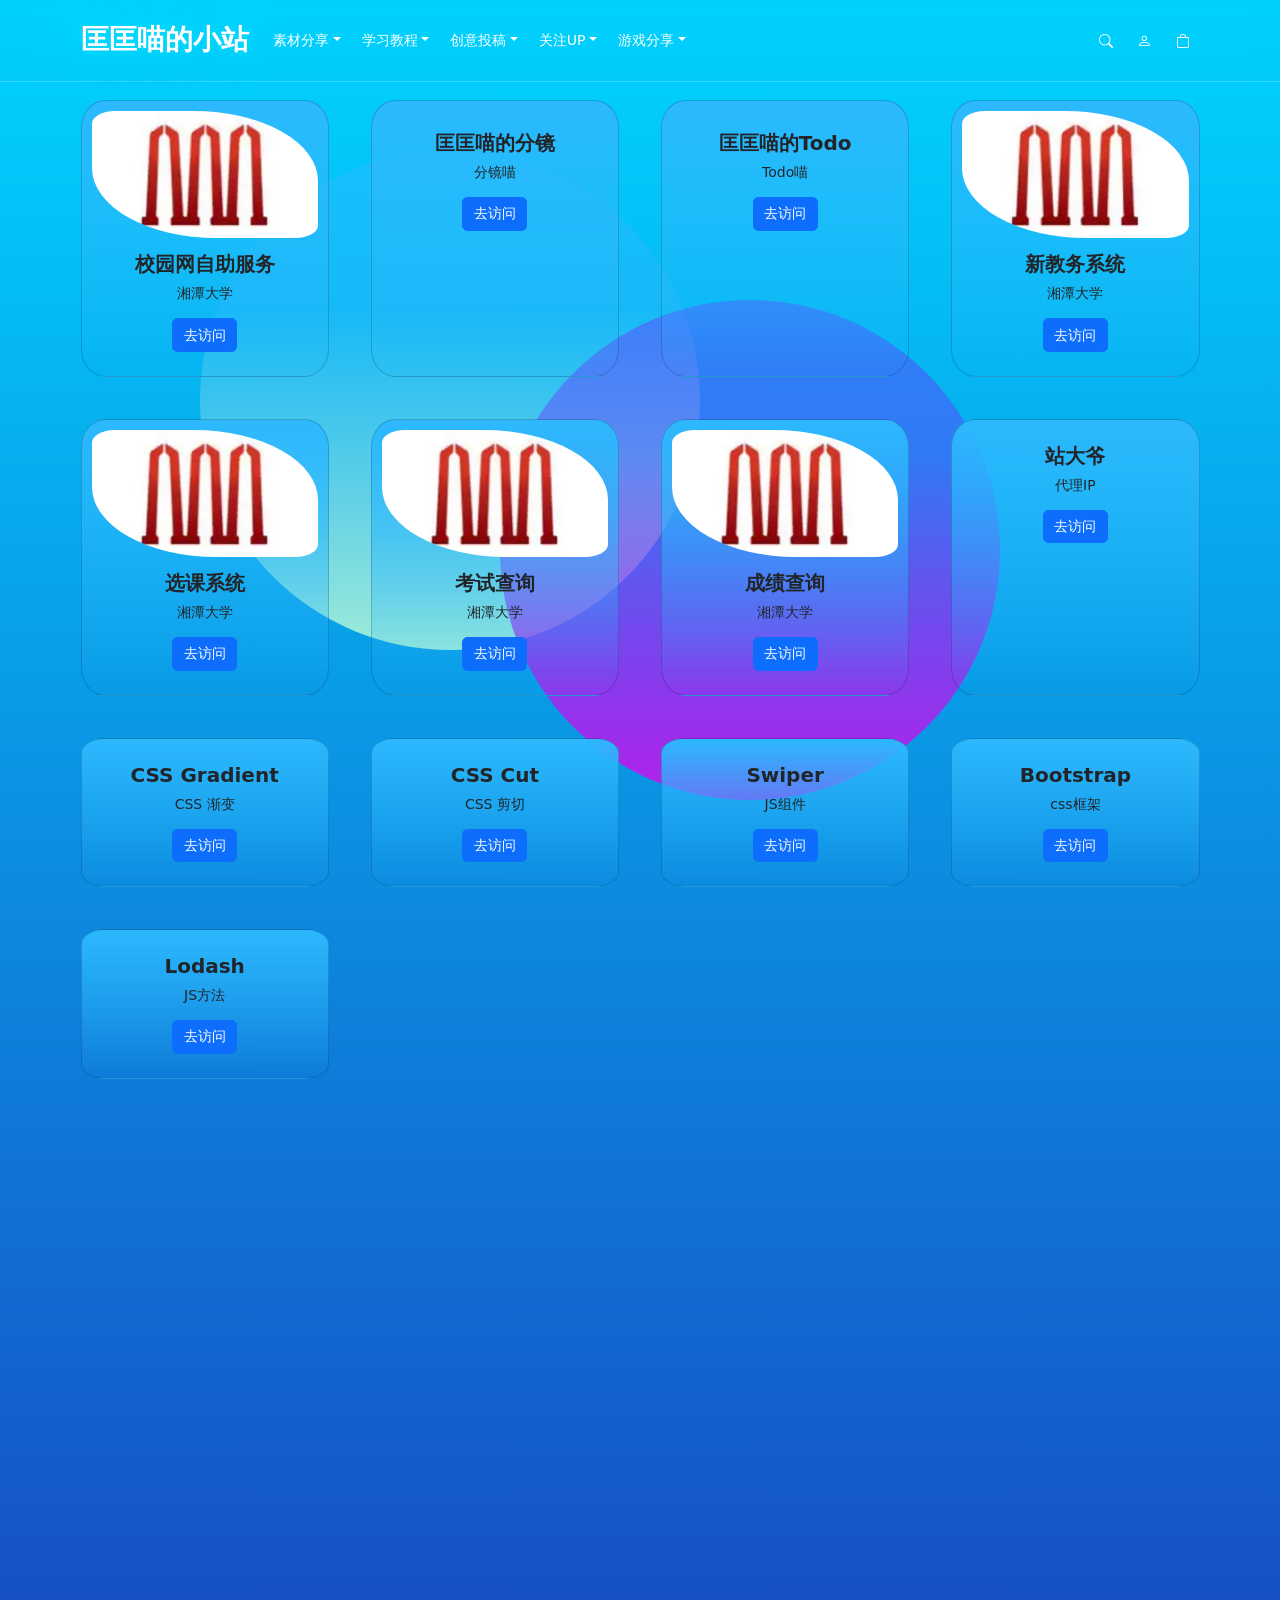
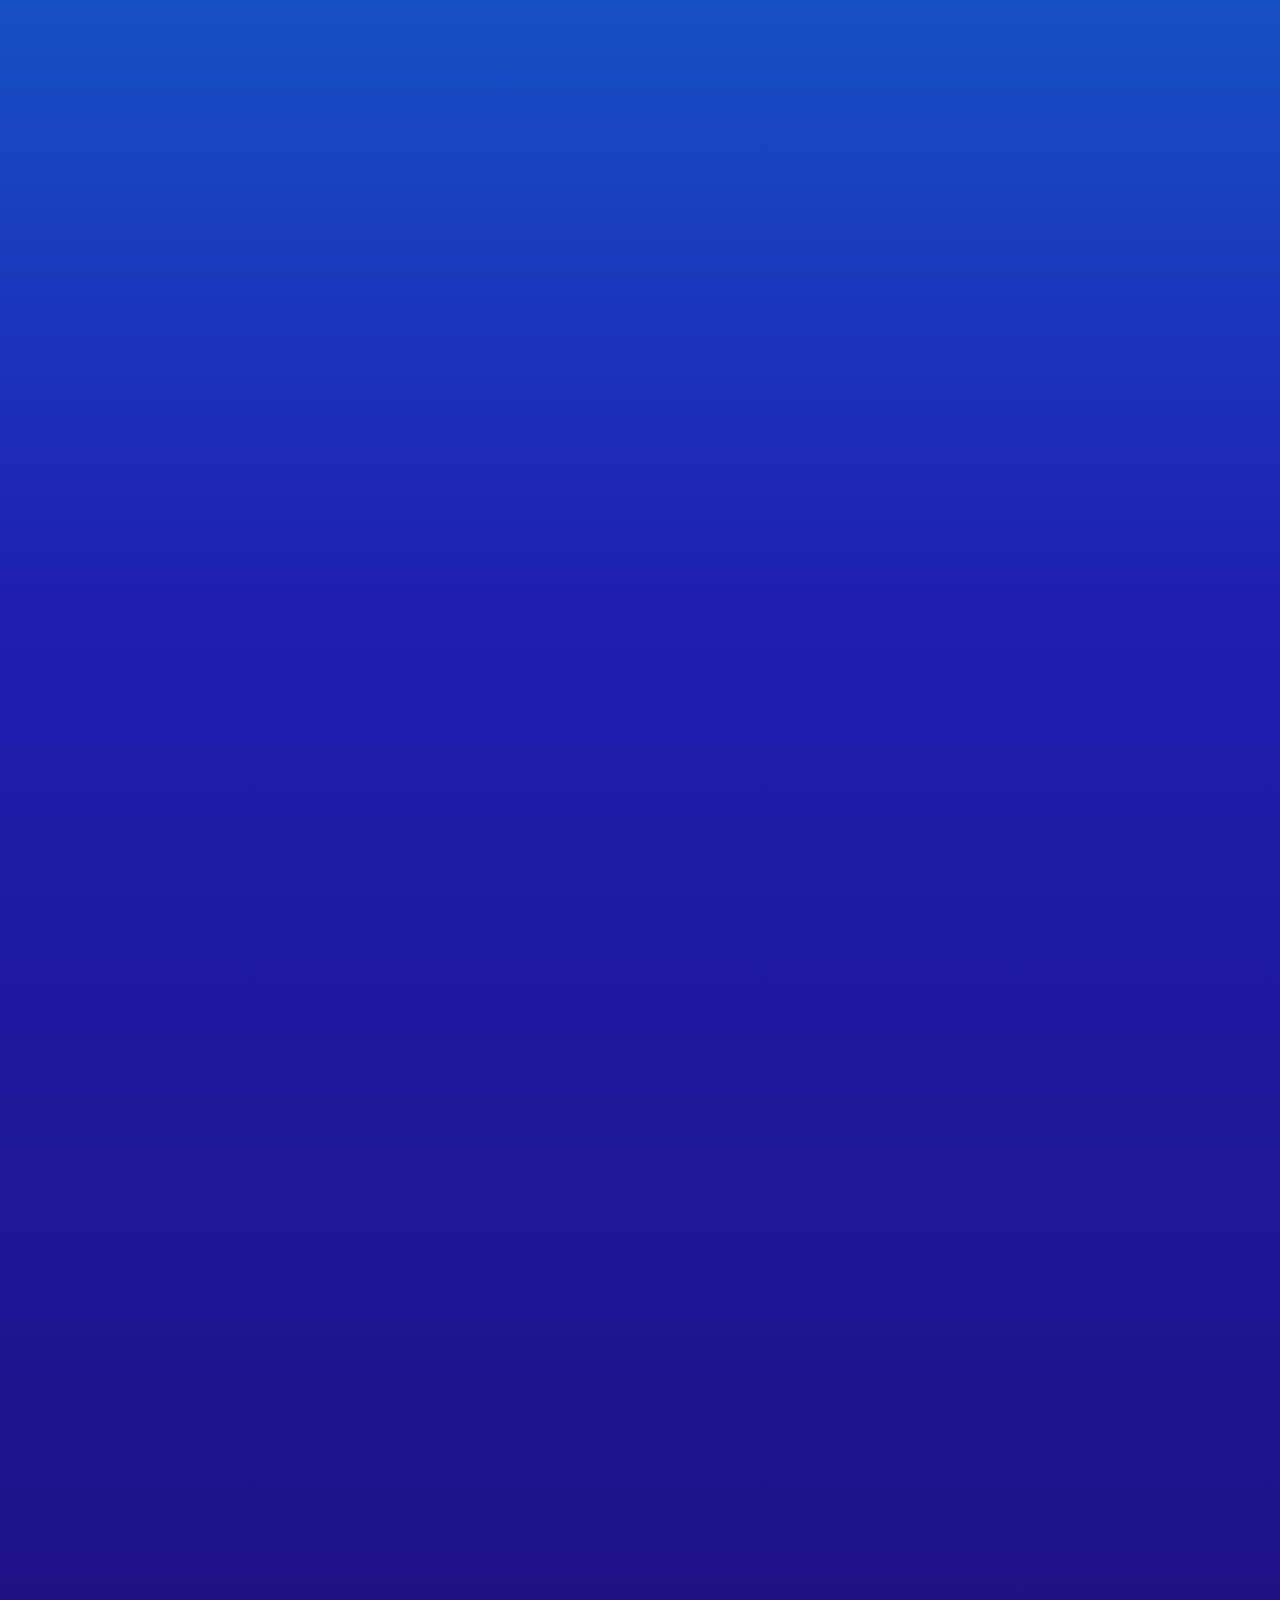
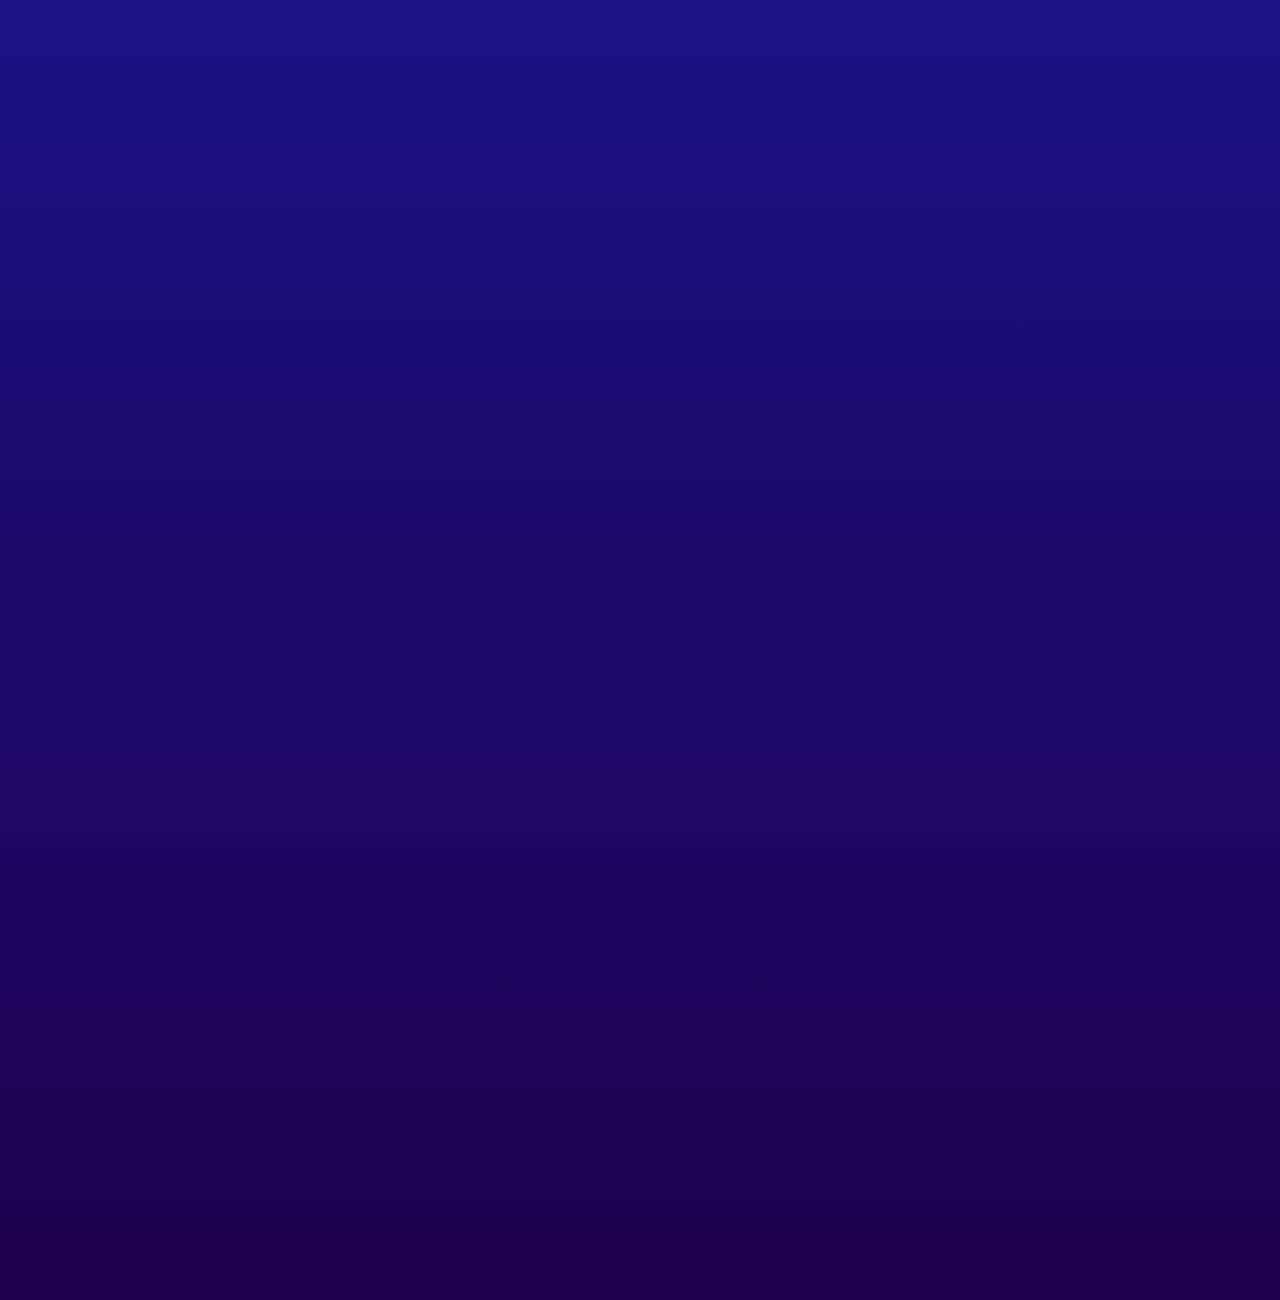
<file: index.html>
<!DOCTYPE html><html lang="en"><head><meta charset="UTF-8"><meta name="viewport" content="width=device-width,initial-scale=1"><title>匡匡喵的小站</title><meta name="keywords" content="匡匡喵喵的小站，教程，编程学习，数码科技，影视测评"><meta name="description" content="匡匡喵喵的小站，是一个对数码科技、影视测评、编程学习，感兴趣的个人网站。"><link rel="icon" href="./网站图标.ico"><link rel="stylesheet" href="https://cdn.jsdelivr.net/npm/bootstrap-icons@1.13.1/font/bootstrap-icons.min.css"><style>.card-body-kkSelf {
      padding: 20px;
    }</style><script defer="defer" src="main.js"></script></head><body><nav class="navbar fixed-top navbar-expand-lg bg-body-tertiary" data-bs-theme="dark"><div class="container"><a class="navbar-brand" href="#" style="font-family: 'heiti'">匡匡喵的小站</a> <button class="navbar-toggler" type="button" data-bs-toggle="collapse" data-bs-target="#navbarSupportedContent" aria-controls="navbarSupportedContent" aria-expanded="false" aria-label="Toggle navigation"><span class="navbar-toggler-icon"></span></button><div class="collapse navbar-collapse" id="navbarSupportedContent"><ul class="navbar-nav me-auto mb-2 mb-lg-0"><li class="nav-item"><div class="dropdown"><a class="btn btn-secondary dropdown-toggle" href="#" role="button" data-bs-toggle="dropdown" aria-expanded="false">素材分享</a><ul class="dropdown-menu"><li><a class="dropdown-item" href="#">脚本</a></li><li><a class="dropdown-item" href="#">视频</a></li><li><a class="dropdown-item" href="#">游戏</a></li><li><a class="dropdown-item" href="#">模型</a></li><li><a class="dropdown-item" href="#">小程序</a></li></ul></div></li><li class="nav-item"><div class="dropdown"><a class="btn btn-secondary dropdown-toggle" href="#" role="button" data-bs-toggle="dropdown" aria-expanded="false">学习教程</a><ul class="dropdown-menu"><li><a class="dropdown-item" href="#">c</a></li><li><a class="dropdown-item" href="#">c++</a></li><li><a class="dropdown-item" href="#">c#</a></li><li><a class="dropdown-item" href="#">python</a></li><li><a class="dropdown-item" href="#">html</a></li><li><a class="dropdown-item" href="#">css</a></li><li><a class="dropdown-item" href="#">javascript</a></li><li><a class="dropdown-item" href="#">android</a></li><li><a class="dropdown-item" href="#">ios</a></li><li><a class="dropdown-item" href="#">unity</a></li><li><a class="dropdown-item" href="#">java</a></li><li><a class="dropdown-item" href="#">php</a></li><li><a class="dropdown-item" href="#">mysql</a></li><li><a class="dropdown-item" href="#">ariduno</a></li><li><a class="dropdown-item" href="#">esp8266</a></li><li><a class="dropdown-item" href="#">esp32</a></li><li><a class="dropdown-item" href="#">c4d</a></li><li><a class="dropdown-item" href="#">soliworks</a></li><li><a class="dropdown-item" href="#">cad</a></li></ul></div></li><li class="nav-item"><div class="dropdown"><a class="btn btn-secondary dropdown-toggle" href="#" role="button" data-bs-toggle="dropdown" aria-expanded="false">创意投稿</a><ul class="dropdown-menu"><li><a class="dropdown-item" href="#">qq投稿</a></li><li><a class="dropdown-item" href="#">微信投稿</a></li></ul></div></li><li class="nav-item"><div class="dropdown"><a class="btn btn-secondary dropdown-toggle" href="#" role="button" data-bs-toggle="dropdown" aria-expanded="false">关注UP</a><ul class="dropdown-menu"><li><a class="dropdown-item" href="https://github.com/KIYAOGE">github</a></li><li><a class="dropdown-item" href="https://space.bilibili.com/398038578?spm_id_from=333.1007.0.0">bilbil</a></li><li><a class="dropdown-item" href="https://www.douyin.com/user/self?from_tab_name=main">抖音</a></li><li><a class="dropdown-item" href="https://www.xiaohongshu.com/user/profile/66ba1f81000000001d032120">小红书</a></li><li><a class="dropdown-item" href="mailto:278407595@qq.com">邮箱</a></li></ul></div></li><li class="nav-item"><div class="dropdown"><a class="btn btn-secondary dropdown-toggle" href="#" role="button" data-bs-toggle="dropdown" aria-expanded="false">游戏分享</a><ul class="dropdown-menu"><li><a class="dropdown-item" href="./taff-snake-game/index.html">豪士逃脱大作战</a></li><li><a class="dropdown-item" href="./KillTheLastOne/index.html">赤激战场</a></li><li><a class="dropdown-item" href="#">小猫快跑</a></li></ul></div></li></ul><div class="icons"><a href="#"><i class="bi bi-search"></i></a> <a href="#"><i class="bi bi-person"></i></a> <a href="#"><i class="bi bi-bag"></i></a></div></div></div></nav><div class="bg"><div class="boll1"></div><div class="boll2"></div></div><div class="main_body container text-center"><div class="row gy-5 gx-5"><div class="col-xxl-2 col-lg-3 col-md-4 col-sm-6 col-12"><div class="card h-100"><img src="./img/湘潭大学logo.webp" class="card-img-top" alt="湘潭大学logo"><div class="card-body"><h5 class="card-title">校园网自助服务</h5><p class="card-text">湘潭大学</p><a href="https://zz.xtu.edu.cn" class="btn btn-primary mt-auto">去访问</a></div></div></div><div class="col-xxl-2 col-lg-3 col-md-4 col-sm-6 col-12"><div class="card h-100"><div class="card-body-kkSelf"><h5 class="card-title">匡匡喵的分镜</h5><p class="card-text">分镜喵</p><a href="./脚本制作/index.html" class="btn btn-primary mt-auto">去访问</a></div></div></div><div class="col-xxl-2 col-lg-3 col-md-4 col-sm-6 col-12"><div class="card h-100"><div class="card-body-kkSelf"><h5 class="card-title">匡匡喵的Todo</h5><p class="card-text">Todo喵</p><a href="./Todo/index.html" class="btn btn-primary mt-auto">去访问</a></div></div></div><div class="col-xxl-2 col-lg-3 col-md-4 col-sm-6 col-12"><div class="card h-100"><img src="./img/湘潭大学logo.webp" class="card-img-top" alt="湘潭大学logo"><div class="card-body"><h5 class="card-title">新教务系统</h5><p class="card-text">湘潭大学</p><a href="https://jw.xtu.edu.cn/jwglxt/xtgl/login_slogin.html" class="btn btn-primary mt-auto">去访问</a></div></div></div><div class="col-xxl-2 col-lg-3 col-md-4 col-sm-6 col-12"><div class="card h-100"><img src="./img/湘潭大学logo.webp" class="card-img-top" alt="湘潭大学logo"><div class="card-body"><h5 class="card-title">选课系统</h5><p class="card-text">湘潭大学</p><a href="https://jw.xtu.edu.cn/jwglxt/xsxk/zzxkyzb_cxZzxkYzbIndex.html?gnmkdm=N253512&layout=default" class="btn btn-primary mt-auto">去访问</a></div></div></div><div class="col-xxl-2 col-lg-3 col-md-4 col-sm-6 col-12"><div class="card h-100"><img src="./img/湘潭大学logo.webp" class="card-img-top" alt="湘潭大学logo"><div class="card-body"><h5 class="card-title">考试查询</h5><p class="card-text">湘潭大学</p><a href="https://jw.xtu.edu.cn/jwglxt/kwgl/kscx_cxXsksxxIndex.html?gnmkdm=N358105&layout=default" class="btn btn-primary mt-auto">去访问</a></div></div></div><div class="col-xxl-2 col-lg-3 col-md-4 col-sm-6 col-12"><div class="card h-100"><img src="./img/湘潭大学logo.webp" class="card-img-top" alt="湘潭大学logo"><div class="card-body"><h5 class="card-title">成绩查询</h5><p class="card-text">湘潭大学</p><a href="https://jw.xtu.edu.cn/jwglxt/cjcx/cjcx_cxDgXscj.html?gnmkdm=N305005&layout=default" class="btn btn-primary mt-auto">去访问</a></div></div></div><div class="col-xxl-2 col-lg-3 col-md-4 col-sm-6 col-12"><div class="card h-100"><div class="card-body"><h5 class="card-title">站大爷</h5><p class="card-text">代理IP</p><a href="https://www.zdaye.com/free/" class="btn btn-primary mt-auto">去访问</a></div></div></div><div class="col-xxl-2 col-lg-3 col-md-4 col-sm-6 col-12"><div class="card h-100"><div class="card-body"><h5 class="card-title">CSS Gradient</h5><p class="card-text">CSS 渐变</p><a href="https://cssgradient.io/" class="btn btn-primary mt-auto">去访问</a></div></div></div><div class="col-xxl-2 col-lg-3 col-md-4 col-sm-6 col-12"><div class="card h-100"><div class="card-body"><h5 class="card-title">CSS Cut</h5><p class="card-text">CSS 剪切</p><a href="https://tools.jb51.net/static/api/css3path/index.html" class="btn btn-primary mt-auto">去访问</a></div></div></div><div class="col-xxl-2 col-lg-3 col-md-4 col-sm-6 col-12"><div class="card h-100"><div class="card-body"><h5 class="card-title">Swiper</h5><p class="card-text">JS组件</p><a href="https://www.swiper.com.cn/api/autoplay/16.html" class="btn btn-primary mt-auto">去访问</a></div></div></div><div class="col-xxl-2 col-lg-3 col-md-4 col-sm-6 col-12"><div class="card h-100"><div class="card-body"><h5 class="card-title">Bootstrap</h5><p class="card-text">css框架</p><a href="https://getbootstrap.com/docs/5.3/components/accordion/" class="btn btn-primary mt-auto">去访问</a></div></div></div><div class="col-xxl-2 col-lg-3 col-md-4 col-sm-6 col-12"><div class="card h-100"><div class="card-body"><h5 class="card-title">Lodash</h5><p class="card-text">JS方法</p><a href="https://www.lodashjs.com/" class="btn btn-primary mt-auto">去访问</a></div></div></div></div></div></body></html>
</file>
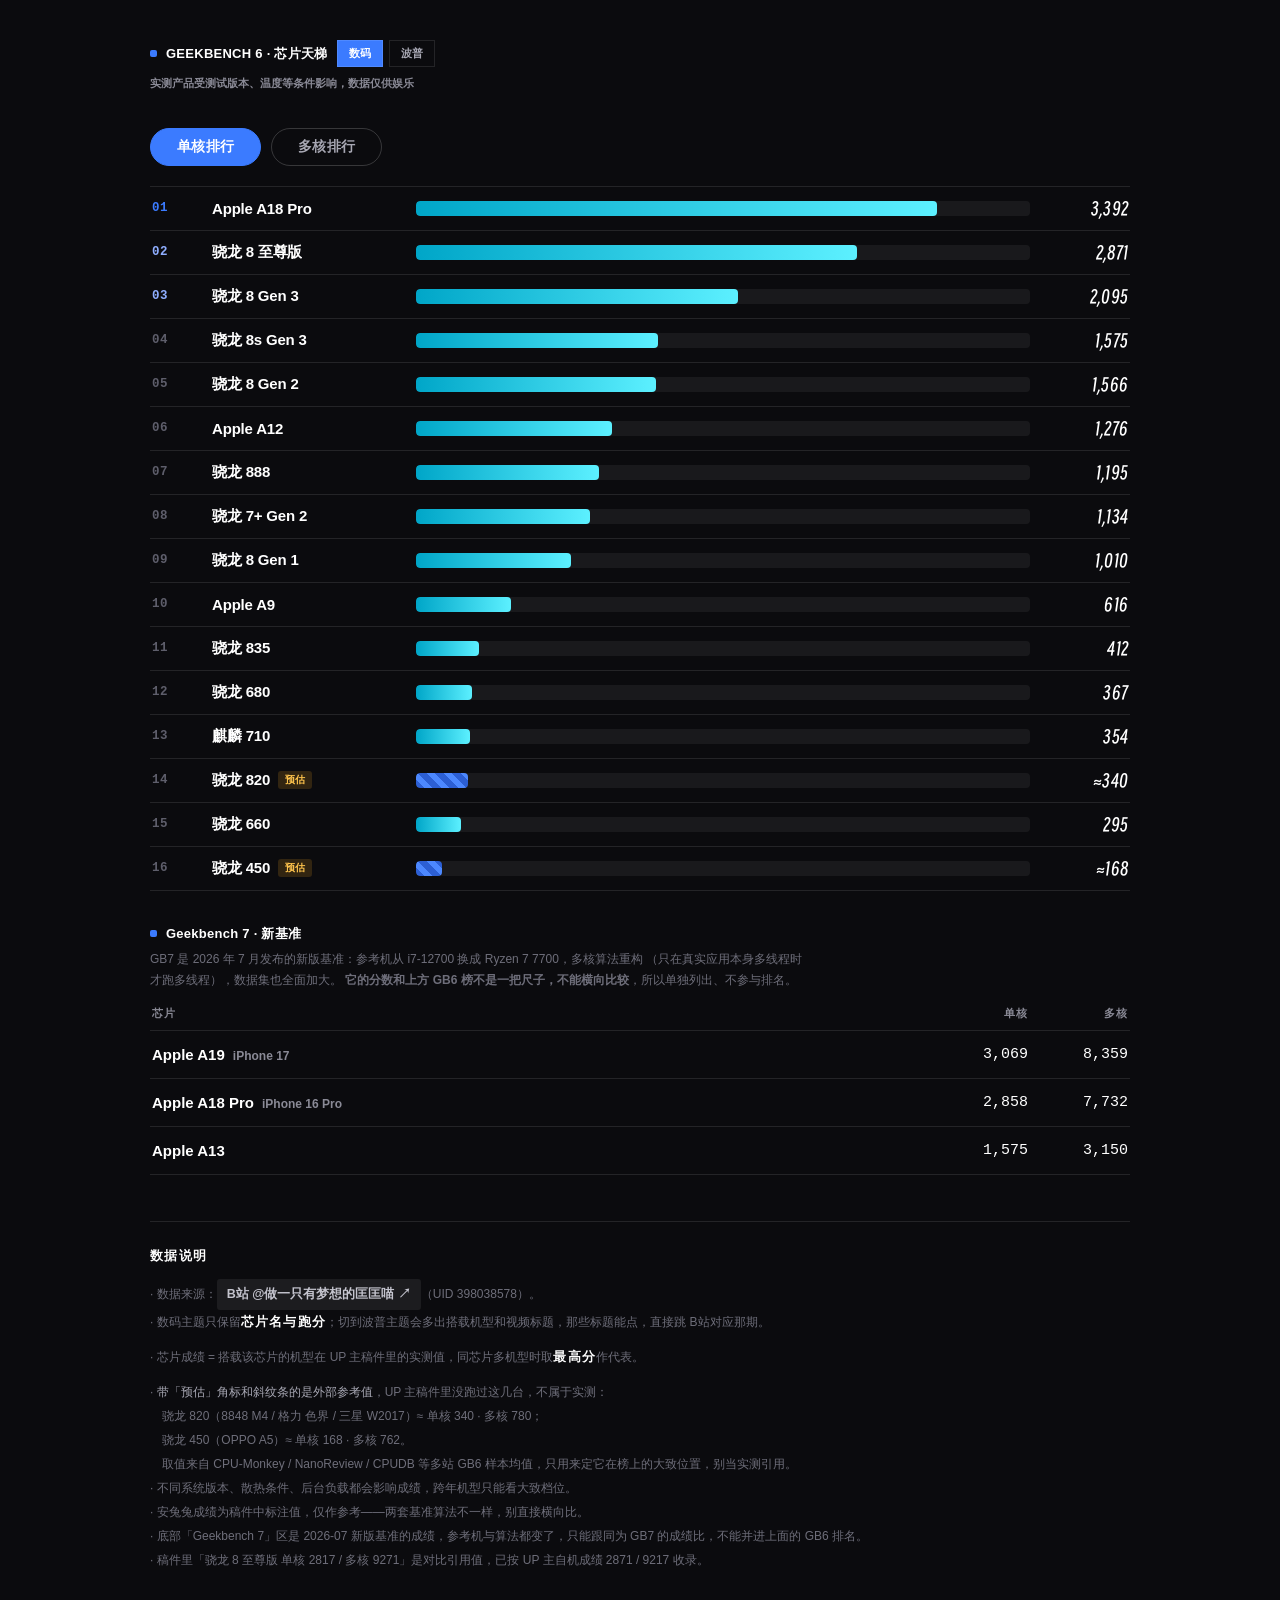
<file: SOC_RANK/index.html>
<!DOCTYPE html>
<html lang="zh-CN">
<head>
<meta charset="utf-8">
<meta name="viewport" content="width=device-width,initial-scale=1,viewport-fit=cover">
<meta name="theme-color" content="#0B0B0E">
<meta name="description" content="做一只有梦想的匡匡喵 视频稿件实测 Geekbench 6 芯片跑分天梯榜：16 颗芯片、20 台机型，单核 / 多核双榜；另附 Geekbench 7 新基准成绩。">
<meta name="author" content="做一只有梦想的匡匡喵">
<meta property="og:type" content="website">
<meta property="og:title" content="芯片性能天梯 · Geekbench 6">
<meta property="og:description" content="16 颗芯片、20 台机型全部来自视频稿件实测（Geekbench 6），单核 / 多核双榜；另附 Geekbench 7 新基准成绩（与 GB6 不可混比）。">
<meta name="twitter:card" content="summary">
<link rel="icon" href="data:image/svg+xml,%3Csvg xmlns='http://www.w3.org/2000/svg' viewBox='0 0 32 32'%3E%3Crect width='32' height='32' rx='7' fill='%230B0B0E'/%3E%3Crect x='6' y='18' width='4.5' height='8' rx='1' fill='%233B7BFF'/%3E%3Crect x='13.8' y='12' width='4.5' height='14' rx='1' fill='%233B7BFF'/%3E%3Crect x='21.5' y='6' width='4.5' height='20' rx='1' fill='%233B7BFF'/%3E%3C/svg%3E">
<title>芯片性能天梯 · Geekbench 6 | 做一只有梦想的匡匡喵</title>
<link rel="stylesheet" href="style.css">
</head>
<body data-theme="tech" data-sort="sc">
<div class="wrap">

  <div class="topbar">
    <div class="tb-main">
      <div class="eyebrow">GEEKBENCH 6 · 芯片天梯</div>
      <div class="themes" id="themes">
        <button data-t="tech" class="on">数码</button>
        <button data-t="pop">波普</button>
      </div>
    </div>
    <div class="tb-note">实测产品受测试版本、温度等条件影响，数据仅供娱乐</div>
  </div>

  <div class="searchwrap">
    <span class="mag">
      <svg viewBox="0 0 24 24" width="17" height="17" aria-hidden="true">
        <circle cx="10.5" cy="10.5" r="6.6" fill="none" stroke="currentColor" stroke-width="2.4"/>
        <path d="M15.5 15.5 L21 21" stroke="currentColor" stroke-width="2.4" stroke-linecap="round"/>
      </svg>
    </span>
    <input id="q" type="text" autocomplete="off" spellcheck="false"
           placeholder="搜芯片或机型，比如 骁龙 888、iPhone、iPad、小米…">
    <button class="clr" id="clr" hidden>✕</button>
  </div>

  <div class="stats" id="stats"></div>

  <div class="toolbar">
    <div class="seg" id="seg">
      <button data-k="sc" class="on">单核排行</button>
      <button data-k="mc">多核排行</button>
    </div>
  </div>

  <div class="list" id="list"></div>

  <section id="secGb7">
    <div class="sec-title">Geekbench 7 · 新基准</div>
    <div class="note">
      GB7 是 2026 年 7 月发布的新版基准：参考机从 i7-12700 换成 Ryzen 7 7700，多核算法重构
      （只在真实应用本身多线程时才跑多线程），数据集也全面加大。
      <b>它的分数和上方 GB6 榜不是一把尺子，不能横向比较</b>，所以单独列出、不参与排名。
    </div>
    <div id="gb7"></div>
  </section>

  <footer>
    <b>数据说明</b><br>
    · 数据来源：<a class="home" href="https://space.bilibili.com/398038578" target="_blank" rel="noopener">B站 @做一只有梦想的匡匡喵 ↗</a>（UID 398038578）。<br>
    · 数码主题只保留<b>芯片名与跑分</b>；切到波普主题会多出搭载机型和视频标题，那些标题能点，直接跳 B站对应那期。<br>
    · 芯片成绩 = 搭载该芯片的机型在 UP 主稿件里的实测值，同芯片多机型时取<b>最高分</b>作代表。<br>
    · <s>带「预估」角标和斜纹条的是外部参考值</s>，UP 主稿件里没跑过这几台，不属于实测：<br>
    　骁龙 820（8848 M4 / 格力 色界 / 三星 W2017）≈ 单核 340 · 多核 780；<br>
    　骁龙 450（OPPO A5）≈ 单核 168 · 多核 762。<br>
    　取值来自 CPU-Monkey / NanoReview / CPUDB 等多站 GB6 样本均值，只用来定它在榜上的大致位置，别当实测引用。<br>
    · 不同系统版本、散热条件、后台负载都会影响成绩，跨年机型只能看大致档位。<br>
    · 安兔兔成绩为稿件中标注值，仅作参考——两套基准算法不一样，别直接横向比。<br>
    · 底部「Geekbench 7」区是 2026-07 新版基准的成绩，参考机与算法都变了，只能跟同为 GB7 的成绩比，不能并进上面的 GB6 排名。<br>
    · 稿件里「骁龙 8 至尊版 单核 2817 / 多核 9271」是对比引用值，已按 UP 主自机成绩 2871 / 9217 收录。
  </footer>

</div>

<script src="script.js"></script>
</body>
</html>
</file>
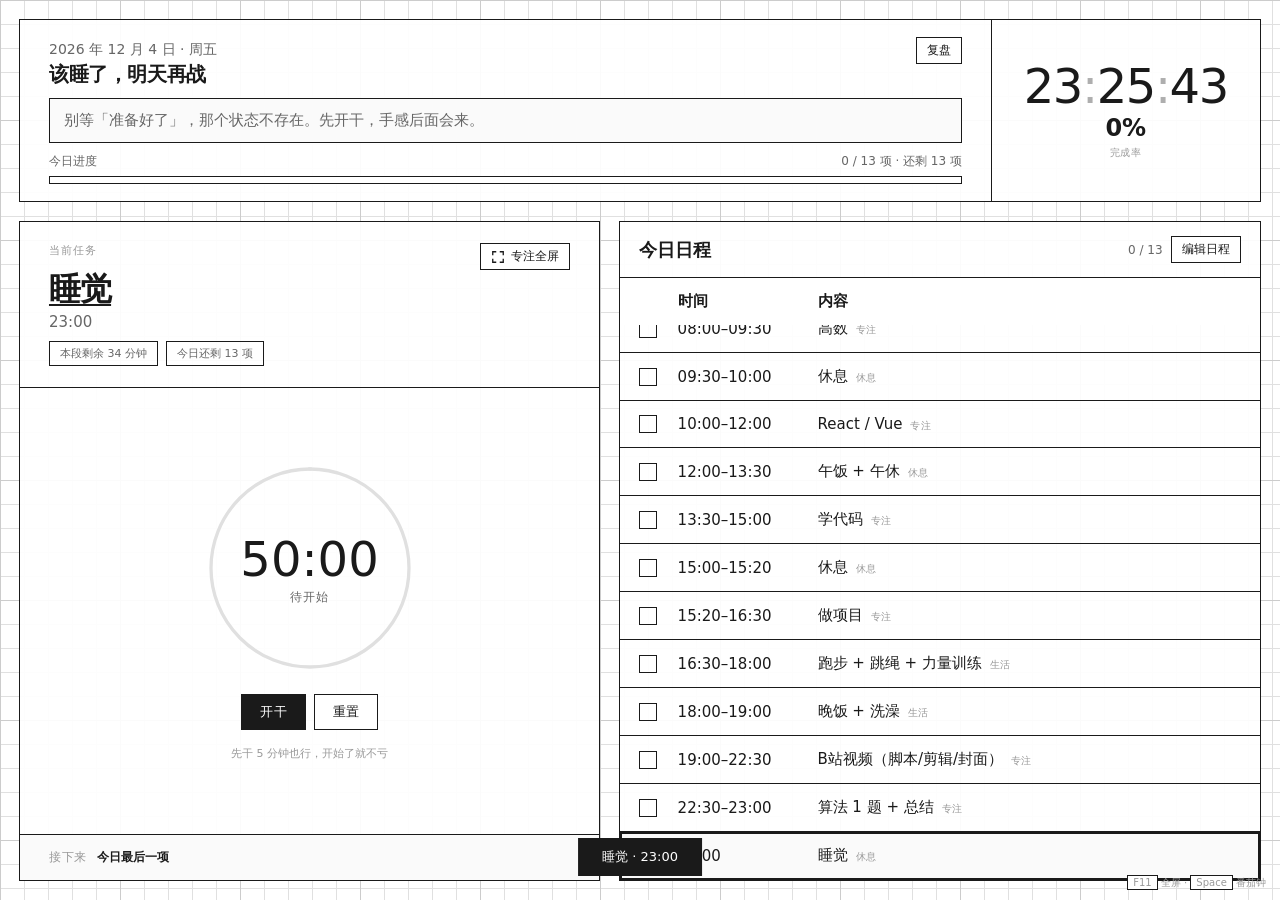
<file: Todo/index.html>
<!DOCTYPE html>
<html lang="zh-CN">
<head>
  <meta charset="UTF-8" />
  <meta name="viewport" content="width=device-width, initial-scale=1.0" />
  <title>今日工作台</title>
  <style>
    *, *::before, *::after { box-sizing: border-box; margin: 0; padding: 0; }

    :root {
      --bg: #ffffff;
      --grid: #e0e0e0;
      --grid-bold: #cccccc;
      --line: #1a1a1a;
      --text: #1a1a1a;
      --text-secondary: #666666;
      --text-muted: #999999;
      --accent: #1a1a1a;
      --highlight: #f5f5f5;
      --current-bg: #fafafa;
      --current-border: #1a1a1a;
      --success: #1a1a1a;
      --work-color: #1a1a1a;
      --break-color: #666666;
      --cell-px: clamp(12px, 1.5vw, 20px);
      --cell-py: clamp(10px, 1.2vw, 14px);
    }

    html, body {
      width: 100%;
      height: 100%;
      overflow: hidden;
      font-family: -apple-system, BlinkMacSystemFont, "SF Pro Text", "Segoe UI", system-ui, sans-serif;
      color: var(--text);
      background: var(--bg);
      -webkit-font-smoothing: antialiased;
    }

    html.wallpaper-mode, html.wallpaper-mode body {
      height: 100%;
      height: 100dvh;
      overflow: hidden;
    }

    /* Grid paper background */
    .bg {
      position: fixed;
      inset: 0;
      z-index: 0;
      background-color: #fff;
      background-image:
        linear-gradient(var(--grid) 1px, transparent 1px),
        linear-gradient(90deg, var(--grid) 1px, transparent 1px);
      background-size: 24px 24px;
    }
    .bg::after {
      content: '';
      position: absolute;
      inset: 0;
      background-image:
        linear-gradient(var(--grid-bold) 1px, transparent 1px),
        linear-gradient(90deg, var(--grid-bold) 1px, transparent 1px);
      background-size: 120px 120px;
    }

    .app {
      position: relative;
      z-index: 1;
      height: 100vh;
      display: grid;
      grid-template-rows: auto 1fr;
      padding: clamp(12px, 1.5vw, 24px);
      gap: clamp(12px, 1.5vw, 20px);
      max-width: 1600px;
      margin: 0 auto;
    }

    .panel {
      background: rgba(255,255,255,0.92);
      border: 1.5px solid var(--line);
    }

    .header {
      display: grid;
      grid-template-columns: 1fr auto;
      align-items: stretch;
      padding: 0;
      overflow: hidden;
    }
    .header-main {
      padding: calc(var(--cell-py) * 1.2) calc(var(--cell-px) * 1.5);
      display: flex;
      flex-direction: column;
      gap: 10px;
      min-width: 0;
    }
    .header-top-row {
      display: flex;
      align-items: baseline;
      justify-content: space-between;
      gap: 12px;
      flex-wrap: wrap;
    }
    .header-left { display: flex; flex-direction: column; gap: 2px; min-width: 0; }
    .date-label { font-size: clamp(12px, 1.1vw, 14px); color: var(--text-secondary); font-weight: 400; }
    .greeting { font-size: clamp(15px, 1.6vw, 20px); font-weight: 600; letter-spacing: -0.02em; }

    .motivation-quote {
      font-size: clamp(13px, 1.3vw, 15px);
      line-height: 1.55;
      color: var(--text-secondary);
      padding: 10px 14px;
      border: 1px solid var(--line);
      background: #fafafa;
      transition: opacity 0.4s ease;
    }
    .motivation-quote strong { color: var(--text); font-weight: 600; }

    .progress-section { display: flex; flex-direction: column; gap: 6px; }
    .progress-meta {
      display: flex;
      justify-content: space-between;
      align-items: baseline;
      font-size: 12px;
      color: var(--text-secondary);
    }
    .progress-meta span:last-child { font-variant-numeric: tabular-nums; }
    .progress-bar {
      height: 8px;
      border: 1px solid var(--line);
      background: #fff;
      position: relative;
      overflow: hidden;
    }
    .progress-bar-fill {
      height: 100%;
      background: var(--line);
      width: 0%;
      transition: width 0.5s ease;
    }
    .progress-bar-fill.tier-low { background: #999; }
    .progress-bar-fill.tier-mid { background: #555; }
    .progress-bar-fill.tier-high { background: var(--line); }
    .progress-bar-fill.tier-done { background: var(--line); }

    .header-side {
      display: flex;
      flex-direction: column;
      align-items: center;
      justify-content: center;
      gap: 6px;
      padding: calc(var(--cell-py) * 1.2) clamp(20px, 2.5vw, 32px);
      border-left: 1.5px solid var(--line);
      min-width: clamp(120px, 14vw, 160px);
    }
    .clock {
      font-size: clamp(28px, 3.8vw, 48px);
      font-weight: 300;
      letter-spacing: -0.03em;
      font-variant-numeric: tabular-nums;
      line-height: 1;
    }
    .clock-sep { opacity: 0.35; animation: blink 1s step-end infinite; }
    @keyframes blink { 50% { opacity: 0.05; } }
    .progress-value {
      font-size: clamp(18px, 2vw, 24px);
      font-weight: 700;
      font-variant-numeric: tabular-nums;
      line-height: 1;
    }
    .progress-label { font-size: 10px; color: var(--text-muted); letter-spacing: 0.06em; }

    /* Main */
    .main {
      display: grid;
      grid-template-columns: minmax(280px, 0.95fr) minmax(320px, 1.05fr);
      gap: clamp(12px, 1.5vw, 20px);
      min-height: 0;
    }
    @media (max-width: 900px) {
      .main { grid-template-columns: 1fr; }
      .header { grid-template-columns: 1fr; }
      .header-side {
        flex-direction: row;
        border-left: none;
        border-top: 1.5px solid var(--line);
        justify-content: space-between;
        padding: var(--cell-py) calc(var(--cell-px) * 1.5);
      }
      html, body { overflow: auto; }
      .app { height: auto; min-height: 100vh; overflow: auto; }
    }

    /* Focus panel */
    .focus-panel {
      display: flex;
      flex-direction: column;
      min-height: 0;
    }
    .focus-top {
      padding: calc(var(--cell-py) * 1.5) calc(var(--cell-px) * 1.5);
      border-bottom: 1.5px solid var(--line);
    }
    .focus-top-head {
      display: flex;
      align-items: flex-start;
      justify-content: space-between;
      gap: 12px;
    }
    .focus-top-head .section-label { margin-bottom: 0; }
    .btn-focus-full {
      flex-shrink: 0;
      display: inline-flex;
      align-items: center;
      gap: 6px;
      white-space: nowrap;
    }
    .btn-focus-full svg {
      width: 14px;
      height: 14px;
      stroke: currentColor;
      fill: none;
      stroke-width: 1.5;
    }
    .section-label {
      font-size: 11px;
      letter-spacing: 0.1em;
      color: var(--text-muted);
      font-weight: 500;
      margin-bottom: 6px;
    }
    .current-task-title {
      font-size: clamp(20px, 2.5vw, 32px);
      font-weight: 700;
      letter-spacing: -0.03em;
      line-height: 1.2;
    }
    .current-task-title.active {
      text-decoration: underline;
      text-underline-offset: 4px;
      text-decoration-thickness: 2px;
    }
    .current-task-time {
      font-size: clamp(13px, 1.3vw, 15px);
      color: var(--text-secondary);
      margin-top: 4px;
      font-variant-numeric: tabular-nums;
    }
    .task-meta-row {
      display: flex;
      flex-wrap: wrap;
      gap: 8px;
      margin-top: 10px;
    }
    .meta-chip {
      font-size: 11px;
      padding: 4px 10px;
      border: 1px solid var(--line);
      color: var(--text-secondary);
      font-variant-numeric: tabular-nums;
    }
    .meta-chip.urgent {
      background: #1a1a1a;
      color: #fff;
      border-color: #1a1a1a;
    }

    .next-task-strip {
      padding: var(--cell-py) calc(var(--cell-px) * 1.5);
      border-top: 1.5px solid var(--line);
      background: #fafafa;
      display: flex;
      align-items: center;
      gap: 10px;
      font-size: 12px;
      min-height: 44px;
    }
    .next-task-label {
      color: var(--text-muted);
      flex-shrink: 0;
      letter-spacing: 0.06em;
    }
    .next-task-name {
      font-weight: 600;
      flex: 1;
      min-width: 0;
      white-space: nowrap;
      overflow: hidden;
      text-overflow: ellipsis;
    }
    .next-task-at { color: var(--text-secondary); flex-shrink: 0; font-variant-numeric: tabular-nums; }

    .pomodoro-section {
      flex: 1;
      display: flex;
      flex-direction: column;
      justify-content: center;
      align-items: center;
      gap: 16px;
      padding: calc(var(--cell-py) * 2) var(--cell-px);
    }
    .pomodoro-ring {
      position: relative;
      width: clamp(160px, 20vw, 220px);
      height: clamp(160px, 20vw, 220px);
    }
    .pomodoro-ring svg { transform: rotate(-90deg); width: 100%; height: 100%; }
    .pomodoro-ring circle { fill: none; stroke-width: 3; stroke-linecap: square; }
    .pomodoro-ring .track { stroke: var(--grid); }
    .pomodoro-ring .progress { transition: stroke-dashoffset 1s linear; }
    .pomodoro-inner {
      position: absolute;
      inset: 0;
      display: flex;
      flex-direction: column;
      align-items: center;
      justify-content: center;
      gap: 2px;
    }
    .pomodoro-time {
      font-size: clamp(36px, 4.5vw, 48px);
      font-weight: 300;
      font-variant-numeric: tabular-nums;
    }
    .pomodoro-phase {
      font-size: 12px;
      font-weight: 500;
      letter-spacing: 0.08em;
      color: var(--text-secondary);
    }
    .pomodoro-phase.work { color: var(--text); font-weight: 600; }
    .pomodoro-controls { display: flex; gap: 8px; flex-wrap: wrap; justify-content: center; }
    .btn-start-big {
      padding: 12px 32px;
      font-size: 15px;
      font-weight: 600;
      letter-spacing: 0.02em;
    }
    .pomodoro-hint { font-size: 11px; color: var(--text-muted); text-align: center; max-width: 280px; line-height: 1.5; }

    /* Buttons */
    .btn {
      padding: 8px 18px;
      border: 1.5px solid var(--line);
      background: #fff;
      color: var(--text);
      font-size: 13px;
      font-weight: 500;
      cursor: pointer;
      transition: background 0.15s;
      font-family: inherit;
    }
    .btn:hover { background: var(--highlight); }
    .btn:active { background: var(--grid); }
    .btn-primary { background: var(--line); color: #fff; }
    .btn-primary:hover { background: #333; }
    .btn-sm { padding: 4px 10px; font-size: 12px; }
    .btn-danger { border-color: #999; color: #666; }
    .btn-danger:hover { background: #f5f5f5; color: #c00; border-color: #c00; }
    .btn-icon {
      width: 28px; height: 28px; padding: 0;
      display: inline-flex; align-items: center; justify-content: center;
      font-size: 14px; line-height: 1;
    }

    /* Schedule table */
    .task-panel {
      display: flex;
      flex-direction: column;
      min-height: 0;
      overflow: hidden;
    }
    .task-panel-header {
      padding: var(--cell-py) var(--cell-px);
      border-bottom: 1.5px solid var(--line);
      display: flex;
      justify-content: space-between;
      align-items: center;
      gap: 12px;
    }
    .task-panel-title { font-size: clamp(15px, 1.6vw, 18px); font-weight: 600; }
    .task-panel-actions { display: flex; align-items: center; gap: 8px; }
    .task-count { font-size: 12px; color: var(--text-secondary); white-space: nowrap; }

    .schedule-table-wrap {
      flex: 1;
      overflow-y: auto;
      scrollbar-width: thin;
      scrollbar-color: var(--grid-bold) transparent;
    }
    .schedule-table-wrap::-webkit-scrollbar { width: 6px; }
    .schedule-table-wrap::-webkit-scrollbar-thumb { background: var(--grid-bold); }

    .schedule-table {
      width: 100%;
      border-collapse: collapse;
      table-layout: fixed;
    }
    .schedule-table thead {
      position: sticky;
      top: 0;
      z-index: 2;
      background: #fff;
    }
    .schedule-table th {
      padding: var(--cell-py) var(--cell-px);
      text-align: left;
      font-size: clamp(13px, 1.3vw, 15px);
      font-weight: 600;
      border-bottom: 1.5px solid var(--line);
      background: #fff;
    }
    .schedule-table th.col-time { width: clamp(100px, 14vw, 140px); }
    .schedule-table th.col-check { width: 36px; text-align: center; }
    .schedule-table th.col-actions { width: 72px; text-align: center; }

    .schedule-table tbody tr {
      border-bottom: 1px solid var(--line);
      transition: background 0.2s;
      cursor: default;
    }
    .schedule-table tbody tr:hover { background: var(--highlight); }
    .schedule-table tbody tr.current {
      background: var(--current-bg);
      outline: 2px solid var(--current-border);
      outline-offset: -2px;
    }
    .schedule-table tbody tr.done { opacity: 0.4; }
    .schedule-table tbody tr.done .cell-content { text-decoration: line-through; }

    .schedule-table td {
      padding: var(--cell-py) var(--cell-px);
      font-size: clamp(13px, 1.3vw, 15px);
      vertical-align: middle;
    }
    .cell-time {
      font-variant-numeric: tabular-nums;
      color: var(--text);
      white-space: nowrap;
    }
    .cell-content { font-weight: 400; }
    .cell-tag {
      display: inline-block;
      font-size: 10px;
      color: var(--text-muted);
      margin-left: 8px;
      letter-spacing: 0.04em;
    }

    .checkbox {
      width: 18px;
      height: 18px;
      border: 1.5px solid var(--line);
      display: inline-flex;
      align-items: center;
      justify-content: center;
      cursor: pointer;
      transition: all 0.15s;
      margin: 0 auto;
    }
    .checkbox:hover { background: var(--highlight); }
    tr.done .checkbox { background: var(--line); }
    .checkbox svg {
      width: 10px; height: 10px;
      stroke: #fff; stroke-width: 3; fill: none;
      opacity: 0; transition: opacity 0.15s;
    }
    tr.done .checkbox svg { opacity: 1; }

    .row-actions {
      display: none;
      gap: 4px;
      justify-content: center;
    }
    .edit-mode .row-actions { display: flex; }
    .edit-mode .col-check { display: none; }
    .edit-mode th.col-check { display: none; }
    .edit-mode .col-actions { display: table-cell; }
    .edit-mode th.col-actions { display: table-cell; }
    .col-actions, th.col-actions { display: none; }

    /* Add row form */
    .add-form {
      display: none;
      padding: var(--cell-py) var(--cell-px);
      border-top: 1.5px solid var(--line);
      background: #fafafa;
      gap: 8px;
      flex-wrap: wrap;
      align-items: flex-end;
    }
    .add-form.show { display: flex; }
    .form-group { display: flex; flex-direction: column; gap: 3px; }
    .form-group label { font-size: 10px; color: var(--text-muted); letter-spacing: 0.05em; }
    .form-group input, .form-group select {
      padding: 6px 10px;
      border: 1.5px solid var(--line);
      background: #fff;
      font-size: 13px;
      font-family: inherit;
      color: var(--text);
      outline: none;
    }
    .form-group input:focus, .form-group select:focus {
      box-shadow: inset 0 0 0 1px var(--line);
    }
    .form-group input[type="time"] { width: 110px; }
    .form-group.grow { flex: 1; min-width: 120px; }
    .form-group.grow input { width: 100%; }

    /* Modal */
    .modal-overlay {
      position: fixed;
      inset: 0;
      z-index: 300;
      background: rgba(255,255,255,0.7);
      backdrop-filter: blur(2px);
      display: flex;
      align-items: center;
      justify-content: center;
      opacity: 0;
      pointer-events: none;
      transition: opacity 0.25s;
    }
    .modal-overlay.show { opacity: 1; pointer-events: auto; }
    .modal {
      background: #fff;
      border: 1.5px solid var(--line);
      padding: clamp(24px, 3vw, 36px);
      width: min(420px, 92vw);
      animation: modal-in 0.25s ease;
    }
    @keyframes modal-in {
      from { transform: translateY(8px); opacity: 0; }
      to { transform: translateY(0); opacity: 1; }
    }
    .modal h2 { font-size: 18px; font-weight: 600; margin-bottom: 16px; }
    .modal .form-row { display: flex; gap: 10px; margin-bottom: 12px; }
    .modal .form-row .form-group { flex: 1; }
    .modal-actions { display: flex; gap: 8px; justify-content: flex-end; margin-top: 20px; }

    /* Toast */
    .toast {
      position: fixed;
      bottom: 24px;
      left: 50%;
      transform: translateX(-50%) translateY(60px);
      background: var(--line);
      color: #fff;
      padding: 10px 24px;
      font-size: 13px;
      z-index: 400;
      opacity: 0;
      transition: all 0.3s ease;
      pointer-events: none;
      white-space: nowrap;
    }
    .toast.show { opacity: 1; transform: translateX(-50%) translateY(0); }

    /* Fullscreen prompt */
    .fullscreen-prompt {
      position: fixed;
      inset: 0;
      z-index: 200;
      background: rgba(255,255,255,0.85);
      display: flex;
      align-items: center;
      justify-content: center;
      opacity: 0;
      pointer-events: none;
      transition: opacity 0.3s;
    }
    .fullscreen-prompt.show { opacity: 1; pointer-events: auto; }
    .fullscreen-prompt .panel { padding: clamp(28px, 4vw, 40px); text-align: center; max-width: 400px; }
    .fullscreen-prompt h2 { font-size: 20px; font-weight: 600; margin-bottom: 8px; }
    .fullscreen-prompt p { color: var(--text-secondary); margin-bottom: 20px; line-height: 1.5; font-size: 14px; }
    .fullscreen-prompt .btn { margin: 0 4px; }

    .kbd-hint {
      position: fixed;
      bottom: 10px;
      right: 14px;
      font-size: 10px;
      color: var(--text-muted);
      z-index: 50;
    }
    kbd {
      display: inline-block;
      padding: 1px 5px;
      border: 1px solid var(--line);
      font-family: inherit;
      font-size: 10px;
      background: #fff;
    }

    .edit-badge {
      display: none;
      font-size: 10px;
      padding: 2px 8px;
      border: 1px solid var(--line);
      letter-spacing: 0.06em;
    }
    .edit-mode .edit-badge { display: inline-block; }

    /* Focus fullscreen overlay */
    .focus-overlay {
      position: fixed;
      inset: 0;
      z-index: 500;
      background-color: #fff;
      background-image:
        linear-gradient(var(--grid) 1px, transparent 1px),
        linear-gradient(90deg, var(--grid) 1px, transparent 1px);
      background-size: 24px 24px;
      display: flex;
      flex-direction: column;
      align-items: center;
      justify-content: center;
      gap: clamp(24px, 4vh, 48px);
      padding: clamp(24px, 4vw, 48px);
      opacity: 0;
      pointer-events: none;
      transition: opacity 0.35s ease;
    }
    .focus-overlay::before {
      content: '';
      position: absolute;
      inset: 0;
      background-image:
        linear-gradient(var(--grid-bold) 1px, transparent 1px),
        linear-gradient(90deg, var(--grid-bold) 1px, transparent 1px);
      background-size: 120px 120px;
      pointer-events: none;
    }
    .focus-overlay.show {
      opacity: 1;
      pointer-events: auto;
    }
    .focus-overlay-inner {
      position: relative;
      z-index: 1;
      display: flex;
      flex-direction: column;
      align-items: center;
      text-align: center;
      gap: clamp(20px, 3vh, 36px);
      max-width: 720px;
      width: 100%;
    }
    .focus-overlay-label {
      font-size: clamp(11px, 1.2vw, 13px);
      letter-spacing: 0.12em;
      color: var(--text-muted);
      font-weight: 500;
    }
    .focus-overlay-task {
      font-size: clamp(28px, 5vw, 52px);
      font-weight: 700;
      letter-spacing: -0.03em;
      line-height: 1.15;
    }
    .focus-overlay-task.active {
      text-decoration: underline;
      text-underline-offset: 6px;
      text-decoration-thickness: 2px;
    }
    .focus-overlay-time {
      font-size: clamp(14px, 1.8vw, 18px);
      color: var(--text-secondary);
      font-variant-numeric: tabular-nums;
      margin-top: -8px;
    }
    .focus-overlay .pomodoro-ring {
      width: clamp(220px, 32vw, 340px);
      height: clamp(220px, 32vw, 340px);
    }
    .focus-overlay .pomodoro-time {
      font-size: clamp(48px, 7vw, 72px);
    }
    .focus-overlay .pomodoro-phase { font-size: clamp(13px, 1.5vw, 16px); }
    .focus-overlay-controls {
      display: flex;
      gap: 10px;
      flex-wrap: wrap;
      justify-content: center;
    }
    .focus-overlay-exit {
      position: absolute;
      top: clamp(16px, 2vw, 28px);
      right: clamp(16px, 2vw, 28px);
      z-index: 2;
    }
    .focus-overlay-hint {
      font-size: 11px;
      color: var(--text-muted);
    }
    .focus-overlay-quote {
      font-size: clamp(14px, 1.6vw, 17px);
      color: var(--text-secondary);
      line-height: 1.55;
      max-width: 480px;
      padding: 0 12px;
    }
    body.focus-mode .app,
    body.focus-mode .kbd-hint { visibility: hidden; }

    /* Review modal */
    .review-modal {
      width: min(680px, 94vw);
      max-height: 88vh;
      display: flex;
      flex-direction: column;
      padding: 0;
      overflow: hidden;
    }
    .review-header {
      padding: 20px 24px 0;
      border-bottom: 1.5px solid var(--line);
    }
    .review-header h2 { font-size: 18px; font-weight: 600; margin-bottom: 12px; }
    .review-tabs {
      display: flex;
      gap: 0;
    }
    .review-tab {
      padding: 10px 20px;
      border: none;
      background: none;
      font-family: inherit;
      font-size: 13px;
      font-weight: 500;
      color: var(--text-muted);
      cursor: pointer;
      border-bottom: 2px solid transparent;
      margin-bottom: -1.5px;
    }
    .review-tab.active {
      color: var(--text);
      border-bottom-color: var(--line);
      font-weight: 600;
    }
    .review-body {
      padding: 20px 24px 24px;
      overflow-y: auto;
      flex: 1;
    }
    .review-summary {
      font-size: 14px;
      line-height: 1.65;
      color: var(--text-secondary);
      padding: 14px 16px;
      border: 1px solid var(--line);
      background: #fafafa;
      margin-bottom: 16px;
    }
    .review-summary strong { color: var(--text); }
    .stat-grid {
      display: grid;
      grid-template-columns: repeat(4, 1fr);
      gap: 10px;
      margin-bottom: 20px;
    }
    @media (max-width: 560px) {
      .stat-grid { grid-template-columns: repeat(2, 1fr); }
    }
    .stat-card {
      padding: 12px;
      border: 1px solid var(--line);
      text-align: center;
    }
    .stat-card-value {
      font-size: 22px;
      font-weight: 700;
      line-height: 1.2;
      font-variant-numeric: tabular-nums;
    }
    .stat-card-label {
      font-size: 10px;
      color: var(--text-muted);
      margin-top: 4px;
      letter-spacing: 0.04em;
    }
    .chart-title {
      font-size: 12px;
      color: var(--text-muted);
      margin-bottom: 10px;
      letter-spacing: 0.06em;
    }
    .bar-chart {
      display: flex;
      align-items: flex-end;
      gap: 6px;
      height: 100px;
      margin-bottom: 20px;
      padding-bottom: 22px;
      border-bottom: 1px solid var(--line);
      position: relative;
    }
    .bar-col {
      flex: 1;
      display: flex;
      flex-direction: column;
      align-items: center;
      height: 100%;
      justify-content: flex-end;
      min-width: 0;
    }
    .bar {
      width: 100%;
      max-width: 36px;
      background: var(--line);
      min-height: 2px;
      transition: height 0.4s ease;
    }
    .bar.empty { background: var(--grid); }
    .bar-label {
      font-size: 9px;
      color: var(--text-muted);
      margin-top: 6px;
      position: absolute;
      bottom: 0;
      text-align: center;
      width: 100%;
      left: 0;
    }
    .bar-col .bar-label { position: static; margin-top: 4px; }
    .bar-pct {
      font-size: 9px;
      color: var(--text-secondary);
      margin-bottom: 2px;
    }
    .history-table {
      width: 100%;
      border-collapse: collapse;
      font-size: 13px;
    }
    .history-table th, .history-table td {
      padding: 8px 10px;
      text-align: left;
      border-bottom: 1px solid var(--line);
    }
    .history-table th { font-size: 11px; color: var(--text-muted); font-weight: 500; }
    .grade-badge {
      display: inline-block;
      width: 22px;
      height: 22px;
      line-height: 22px;
      text-align: center;
      font-size: 11px;
      font-weight: 700;
      border: 1px solid var(--line);
    }
    .grade-S, .grade-A { background: var(--line); color: #fff; }
    .grade-B { background: #555; color: #fff; border-color: #555; }
    .grade-C { background: #eee; }
    .grade-D, .grade-F { background: #fff; color: var(--text-muted); }
    .review-empty {
      text-align: center;
      padding: 32px 16px;
      color: var(--text-muted);
      font-size: 13px;
      line-height: 1.6;
    }
    .header-actions { display: flex; gap: 8px; flex-shrink: 0; }

    /* Wallpaper mode (Wallpaper Engine / Lively 等) */
    html.wallpaper-mode .app {
      max-width: none;
      width: 100%;
      height: 100dvh;
      padding: 1vh 1.2vw;
      gap: 1vh;
    }
    html.wallpaper-mode .main {
      grid-template-columns: minmax(0, 1fr) minmax(0, 1.15fr);
    }
    html.wallpaper-mode .panel {
      background: rgba(255,255,255,0.96);
    }
    html.wallpaper-mode .kbd-hint { display: none; }
    html.wallpaper-mode .toast {
      bottom: auto;
      top: 24px;
      transform: translateX(-50%) translateY(-60px);
    }
    html.wallpaper-mode .toast.show {
      transform: translateX(-50%) translateY(0);
    }
    html.wallpaper-mode .wallpaper-badge {
      display: inline-block;
    }
    .wallpaper-badge {
      display: none;
      font-size: 10px;
      padding: 2px 8px;
      border: 1px solid var(--line);
      color: var(--text-muted);
      letter-spacing: 0.06em;
    }
  </style>
  <script>
    (function () {
      var q = location.search + location.hash;
      if (/wallpaper/i.test(q)) document.documentElement.classList.add('wallpaper-mode');
    })();
  </script>
</head>
<body>
  <div class="bg"></div>

  <div class="app">
    <header class="header panel">
      <div class="header-main">
        <div class="header-top-row">
          <div class="header-left">
            <div class="date-label" id="dateLabel"></div>
            <div class="greeting" id="greeting"></div>
          </div>
          <div class="header-actions">
            <span class="wallpaper-badge">壁纸模式</span>
            <button class="btn btn-sm" id="reviewBtn">复盘</button>
          </div>
        </div>
        <div class="motivation-quote" id="motivationQuote">加载中…</div>
        <div class="progress-section">
          <div class="progress-meta">
            <span>今日进度</span>
            <span id="progressDetail">0 / 0 项 · 还剩 0 项</span>
          </div>
          <div class="progress-bar">
            <div class="progress-bar-fill tier-low" id="progressBarFill"></div>
          </div>
        </div>
      </div>
      <div class="header-side">
        <div class="clock" id="clock">00<span class="clock-sep">:</span>00<span class="clock-sep">:</span>00</div>
        <div class="progress-value" id="progressText">0%</div>
        <div class="progress-label">完成率</div>
      </div>
    </header>

    <main class="main">
      <section class="focus-panel panel">
        <div class="focus-top">
          <div class="focus-top-head">
            <div class="section-label">当前任务</div>
            <button class="btn btn-sm btn-focus-full" id="focusFullscreenBtn" title="专注全屏">
              <svg viewBox="0 0 16 16"><path d="M2 6V2h4M10 2h4v4M14 10v4h-4M6 14H2v-4"/></svg>
              专注全屏
            </button>
          </div>
          <div class="current-task-title" id="currentTaskTitle">—</div>
          <div class="current-task-time" id="currentTaskTime"></div>
          <div class="task-meta-row">
            <span class="meta-chip" id="remainChip">本段剩余 —</span>
            <span class="meta-chip" id="dayChip">今日还剩 — 项</span>
          </div>
        </div>
        <div class="pomodoro-section">
          <div class="pomodoro-ring">
            <svg viewBox="0 0 200 200">
              <circle class="track" cx="100" cy="100" r="90" />
              <circle class="progress" id="pomoProgress" cx="100" cy="100" r="90"
                stroke="var(--work-color)" stroke-dasharray="565.5" stroke-dashoffset="565.5" />
            </svg>
            <div class="pomodoro-inner">
              <div class="pomodoro-time" id="pomoTime">50:00</div>
              <div class="pomodoro-phase idle" id="pomoPhase">待开始</div>
            </div>
          </div>
          <div class="pomodoro-controls">
            <button class="btn btn-primary btn-start-big" id="pomoToggle">开干</button>
            <button class="btn" id="pomoReset">重置</button>
          </div>
          <p class="pomodoro-hint" id="pomoHint">先干 5 分钟也行，开始了就不亏</p>
        </div>
        <div class="next-task-strip">
          <span class="next-task-label">接下来</span>
          <span class="next-task-name" id="nextTaskName">—</span>
          <span class="next-task-at" id="nextTaskAt"></span>
        </div>
      </section>

      <section class="task-panel panel" id="taskPanel">
        <div class="task-panel-header">
          <div style="display:flex;align-items:center;gap:10px;">
            <div class="task-panel-title">今日日程</div>
            <span class="edit-badge">编辑中</span>
          </div>
          <div class="task-panel-actions">
            <span class="task-count" id="taskCount">0 / 0</span>
            <button class="btn btn-sm" id="editToggle">编辑日程</button>
          </div>
        </div>

        <div class="schedule-table-wrap">
          <table class="schedule-table">
            <thead>
              <tr>
                <th class="col-check"></th>
                <th class="col-time">时间</th>
                <th>内容</th>
                <th class="col-actions">操作</th>
              </tr>
            </thead>
            <tbody id="taskList"></tbody>
          </table>
        </div>

        <div class="add-form" id="addForm">
          <div class="form-group">
            <label>开始</label>
            <input type="time" id="addStart" value="08:00" />
          </div>
          <div class="form-group">
            <label>结束</label>
            <input type="time" id="addEnd" value="09:00" />
          </div>
          <div class="form-group grow">
            <label>内容</label>
            <input type="text" id="addTitle" placeholder="任务名称" />
          </div>
          <div class="form-group">
            <label>类型</label>
            <select id="addTag">
              <option value="work">专注</option>
              <option value="rest">休息</option>
              <option value="life">生活</option>
            </select>
          </div>
          <button class="btn btn-primary btn-sm" id="addBtn">添加</button>
        </div>
      </section>
    </main>
  </div>

  <div class="toast" id="toast"></div>

  <div class="modal-overlay" id="reviewModal">
    <div class="modal panel review-modal">
      <div class="review-header">
        <h2>自律复盘</h2>
        <div class="review-tabs">
          <button class="review-tab active" data-tab="week">本周</button>
          <button class="review-tab" data-tab="month">本月</button>
        </div>
      </div>
      <div class="review-body" id="reviewBody"></div>
    </div>
  </div>

  <div class="modal-overlay" id="editModal">
    <div class="modal panel">
      <h2>编辑日程</h2>
      <div class="form-row">
        <div class="form-group">
          <label>开始时间</label>
          <input type="time" id="editStart" />
        </div>
        <div class="form-group">
          <label>结束时间</label>
          <input type="time" id="editEnd" />
        </div>
      </div>
      <div class="form-group" style="margin-bottom:12px;">
        <label>内容</label>
        <input type="text" id="editTitle" style="width:100%;" />
      </div>
      <div class="form-group">
        <label>类型</label>
        <select id="editTag" style="width:100%;">
          <option value="work">专注（自动番茄钟）</option>
          <option value="rest">休息</option>
          <option value="life">生活</option>
        </select>
      </div>
      <div class="modal-actions">
        <button class="btn" id="editCancel">取消</button>
        <button class="btn btn-primary" id="editSave">保存</button>
      </div>
    </div>
  </div>

  <div class="fullscreen-prompt" id="fullscreenPrompt">
    <div class="panel">
      <h2 id="promptTitle">新任务开始</h2>
      <p id="promptDesc">进入全屏专注模式？</p>
      <button class="btn btn-primary" id="promptAccept">进入全屏 + 番茄钟</button>
      <button class="btn" id="promptDismiss">稍后</button>
    </div>
  </div>

  <div class="focus-overlay" id="focusOverlay">
    <button class="btn btn-sm focus-overlay-exit" id="focusExitBtn">退出全屏</button>
    <div class="focus-overlay-inner">
      <div>
        <div class="focus-overlay-label">正在专注</div>
        <div class="focus-overlay-task" id="focusTaskTitle">—</div>
        <div class="focus-overlay-time" id="focusTaskTime"></div>
      </div>
      <p class="focus-overlay-quote" id="focusQuote"></p>
      <div class="pomodoro-ring">
        <svg viewBox="0 0 200 200">
          <circle class="track" cx="100" cy="100" r="90" />
          <circle class="progress" id="focusPomoProgress" cx="100" cy="100" r="90"
            stroke="var(--work-color)" stroke-dasharray="565.5" stroke-dashoffset="565.5" />
        </svg>
        <div class="pomodoro-inner">
          <div class="pomodoro-time" id="focusPomoTime">50:00</div>
          <div class="pomodoro-phase idle" id="focusPomoPhase">待开始</div>
        </div>
      </div>
      <div class="focus-overlay-controls">
        <button class="btn btn-primary btn-start-big" id="focusPomoToggle">开干</button>
        <button class="btn" id="focusPomoReset">重置</button>
      </div>
      <p class="focus-overlay-hint"><kbd>Esc</kbd> 退出 · <kbd>Space</kbd> 暂停/继续</p>
    </div>
  </div>

  <div class="kbd-hint"><kbd>F11</kbd> 全屏 · <kbd>Space</kbd> 番茄钟</div>

  <script>
    const DEFAULT_SCHEDULE = [
      { id: 't1',  start: '07:30', end: '08:00', title: '起床',                    tag: 'life', pomodoro: false },
      { id: 't2',  start: '08:00', end: '09:30', title: '高数',                    tag: 'work', pomodoro: true  },
      { id: 't3',  start: '09:30', end: '10:00', title: '休息',                    tag: 'rest', pomodoro: false },
      { id: 't4',  start: '10:00', end: '12:00', title: 'React / Vue',             tag: 'work', pomodoro: true  },
      { id: 't5',  start: '12:00', end: '13:30', title: '午饭 + 午休',             tag: 'rest', pomodoro: false },
      { id: 't6',  start: '13:30', end: '15:00', title: '学代码',                  tag: 'work', pomodoro: true  },
      { id: 't7',  start: '15:00', end: '15:20', title: '休息',                    tag: 'rest', pomodoro: false },
      { id: 't8',  start: '15:20', end: '16:30', title: '做项目',                  tag: 'work', pomodoro: true  },
      { id: 't9',  start: '16:30', end: '18:00', title: '跑步 + 跳绳 + 力量训练',  tag: 'life', pomodoro: false },
      { id: 't10', start: '18:00', end: '19:00', title: '晚饭 + 洗澡',             tag: 'life', pomodoro: false },
      { id: 't11', start: '19:00', end: '22:30', title: 'B站视频（脚本/剪辑/封面）', tag: 'work', pomodoro: true  },
      { id: 't12', start: '22:30', end: '23:00', title: '算法 1 题 + 总结',        tag: 'work', pomodoro: true  },
      { id: 't13', start: '23:00', end: '23:59', title: '睡觉',                    tag: 'rest', pomodoro: false },
    ];

    const WORK_SEC = 50 * 60;
    const BREAK_SEC = 10 * 60;
    const POMO_CIRC = 2 * Math.PI * 90;
    const TAG_LABELS = { work: '专注', rest: '休息', life: '生活' };

    const MOTIVATION = {
      zero: [
        '还没动？<strong>正常</strong>，大学生嘛。先勾一项最小的，骗骗自己开始了。',
        '日程表不是刑具，是导航。现在做<strong>一件</strong>就算赢。',
        '刷手机已经刷够了，不如<strong>5 分钟</strong>试试？反正也不亏。',
        '别等「准备好了」，那个状态不存在。先开干，手感后面会来。',
      ],
      low: [
        '开了个头就不错，<strong>拖延症晚期</strong>能走到这步值得表扬。',
        '完成 {done} 项了，再搞一项，今天就不算白过。',
        '惯性这东西：有了第一项，第二项会容易很多。',
        '别跟学霸比，跟<strong>昨天摸鱼的你</strong>比，已经在进步了。',
      ],
      mid: [
        '过半了！你现在属于<strong>少数能坚持下来</strong>的那拨人。',
        '{done}/{total}，节奏找到了。保持这个速度，晚上能安心刷 B 站。',
        '中间段最容易放弃，撑过去就是<strong>分水岭</strong>。',
        '不错，今天的你已经比大多数在宿舍躺平的人强。',
      ],
      high: [
        '卧槽 {pct}% 了，再冲几项今天可以<strong>体面收工</strong>。',
        '收尾阶段！想想完成后那种「可以理直气壮玩」的感觉。',
        '最后几项目前是性价比最高的，<strong>一勾一个爽</strong>。',
        '快完成了，别倒在黎明前——虽然现在是晚上也可能。',
      ],
      done: [
        '<strong>全部搞定！</strong> 今天可以硬气地玩了，这是挣来的。',
        '100% 达成。存下这个感觉，明天赖床时想想。',
        '今日份自律已充值。允许自己骄傲<strong>10 分钟</strong>。',
        '全勾完了？行，你今天是我见过最自律的大学生（之一）。',
      ],
    };

    const CHECK_TOASTS = {
      zero: ['勾上了！第一滴血 🩸', '动了动了，继续保持', '看，也没那么难嘛'],
      low: ['又完成一项，可以的', '小步快跑 💨', '积少成多，你在变强'],
      mid: ['过半了兄弟，稳住', '这节奏对了', '继续保持这个势头'],
      high: ['快收工了冲啊', '最后几项，性价比最高', '胜利在望'],
      done: ['今日通关！🎉', '全完成了，去玩吧', '硬气，今天值得骄傲'],
    };

    let schedule = [];
    let completed = {};
    let lastTaskId = null;
    let editMode = false;
    let editingId = null;
    let pomo = { phase: 'idle', remaining: WORK_SEC, running: false, timer: null, autoMode: true };
    let focusMode = false;
    let lastQuoteTier = '';
    let pomoStats = { cycles: 0 };
    let reviewTab = 'week';
    let lastRecordedDate = '';

    const wallpaperMode = document.documentElement.classList.contains('wallpaper-mode');

    const HISTORY_KEY = 'desk-schedule-history';

    function loadHistory() {
      try { return JSON.parse(localStorage.getItem(HISTORY_KEY)) || {}; }
      catch { return {}; }
    }

    function saveHistory(data) {
      localStorage.setItem(HISTORY_KEY, JSON.stringify(data));
    }

    function getGrade(pct) {
      if (pct >= 100) return 'S';
      if (pct >= 75) return 'A';
      if (pct >= 50) return 'B';
      if (pct >= 25) return 'C';
      if (pct > 0) return 'D';
      return 'F';
    }

    function getTodayFocusSec() {
      let sec = pomoStats.cycles * WORK_SEC;
      if (pomo.phase === 'work') sec += WORK_SEC - pomo.remaining;
      return sec;
    }

    function recordToday() {
      const key = todayKey();
      const total = schedule.length;
      const done = Object.values(completed).filter(Boolean).length;
      const pct = total ? Math.round((done / total) * 100) : 0;
      const history = loadHistory();
      history[key] = {
        done, total, pct,
        grade: getGrade(pct),
        pomoCycles: pomoStats.cycles,
        focusMin: Math.round(getTodayFocusSec() / 60),
        updatedAt: new Date().toISOString(),
      };
      saveHistory(history);
      lastRecordedDate = key;
    }

    function loadTodayPomoStats() {
      const rec = loadHistory()[todayKey()];
      if (rec) pomoStats.cycles = rec.pomoCycles || 0;
    }

    function dateKeyFromDate(d) {
      return `${d.getFullYear()}-${String(d.getMonth()+1).padStart(2,'0')}-${String(d.getDate()).padStart(2,'0')}`;
    }

    function getWeekRange() {
      const now = new Date();
      const day = now.getDay();
      const diffToMon = day === 0 ? -6 : 1 - day;
      const mon = new Date(now);
      mon.setDate(now.getDate() + diffToMon);
      mon.setHours(0, 0, 0, 0);
      const dates = [];
      for (let i = 0; i < 7; i++) {
        const d = new Date(mon);
        d.setDate(mon.getDate() + i);
        dates.push(dateKeyFromDate(d));
      }
      return dates;
    }

    function getMonthRange() {
      const now = new Date();
      const y = now.getFullYear();
      const m = now.getMonth();
      const lastDay = new Date(y, m + 1, 0).getDate();
      const dates = [];
      for (let d = 1; d <= lastDay; d++) {
        dates.push(`${y}-${String(m+1).padStart(2,'0')}-${String(d).padStart(2,'0')}`);
      }
      return dates;
    }

    function summarizePeriod(dateKeys) {
      const history = loadHistory();
      const records = dateKeys.map(k => ({ date: k, ...history[k] })).filter(r => r.pct !== undefined);
      const withData = records.filter(r => r.done > 0 || r.pomoCycles > 0);
      const today = todayKey();
      const todayRec = history[today];

      if (!records.length && !todayRec) {
        return { records: [], avgPct: 0, totalFocus: 0, totalPomo: 0, activeDays: 0, best: null, worst: null };
      }

      const allRecords = dateKeys.map(k => {
        const r = history[k];
        if (r) return { date: k, ...r };
        if (k === today) {
          const total = schedule.length;
          const done = Object.values(completed).filter(Boolean).length;
          const pct = total ? Math.round((done / total) * 100) : 0;
          return { date: k, done, total, pct, grade: getGrade(pct), pomoCycles: pomoStats.cycles, focusMin: Math.round(getTodayFocusSec() / 60), live: true };
        }
        return null;
      }).filter(Boolean);

      const scored = allRecords.filter(r => r.done > 0 || r.pomoCycles > 0 || r.live);
      const avgPct = scored.length ? Math.round(scored.reduce((s, r) => s + r.pct, 0) / scored.length) : 0;
      const totalFocus = scored.reduce((s, r) => s + (r.focusMin || 0), 0);
      const totalPomo = scored.reduce((s, r) => s + (r.pomoCycles || 0), 0);
      const best = scored.length ? scored.reduce((a, b) => a.pct >= b.pct ? a : b) : null;
      const worst = scored.length ? scored.reduce((a, b) => a.pct <= b.pct ? a : b) : null;

      return { records: allRecords, avgPct, totalFocus, totalPomo, activeDays: scored.length, best, worst };
    }

    function formatShortDate(key) {
      const [, m, d] = key.split('-');
      return `${+m}/${+d}`;
    }

    function weekdayLabel(key) {
      const [y, m, d] = key.split('-').map(Number);
      return ['日','一','二','三','四','五','六'][new Date(y, m-1, d).getDay()];
    }

    function buildReviewText(period, summary) {
      const { avgPct, activeDays, totalFocus, totalPomo, best, worst } = summary;
      const label = period === 'week' ? '本周' : '本月';

      if (activeDays === 0) {
        return `${label}还没有记录。别慌，<strong>从今天开始勾第一项</strong>，明天这里就有数据了。`;
      }
      if (avgPct >= 80) {
        return `${label}平均完成率 <strong>${avgPct}%</strong>，${activeDays} 天有动静，专注 ${totalFocus} 分钟。这状态可以，但别飘——${period === 'week' ? '下周' : '下月'}维持住才算真自律。`;
      }
      if (avgPct >= 50) {
        return `${label}平均 <strong>${avgPct}%</strong>，完成了 ${totalPomo} 个番茄钟。属于「还行但还能更好」——最佳一天 ${best ? formatShortDate(best.date) : ''} 拿了 ${best?.pct || 0}%，照着那天的节奏来。`;
      }
      if (avgPct >= 25) {
        return `${label}平均只有 <strong>${avgPct}%</strong>，说实话有点摆。但 ${activeDays} 天至少动过，说明不是完全废。${worst ? `最低 ${formatShortDate(worst.date)} 仅 ${worst.pct}%，` : ''}先定个小目标：<strong>每天完成 3 项</strong>就行。`;
      }
      return `${label}数据不太好看（平均 ${avgPct}%），没关系，大学生谁没摆过。关键是<strong>明天比今天多勾一项</strong>，专注 ${totalFocus > 0 ? `已经积累了 ${totalFocus} 分钟` : '从开一个番茄钟开始'}。`;
    }

    function renderReview() {
      const dateKeys = reviewTab === 'week' ? getWeekRange() : getMonthRange();
      const summary = summarizePeriod(dateKeys);
      const chartKeys = reviewTab === 'week'
        ? dateKeys
        : (summary.records.length > 16
          ? summary.records.filter((_, i) => i % Math.ceil(summary.records.length / 15) === 0)
          : summary.records).map(r => r.date);
      const body = $('reviewBody');

      if (summary.activeDays === 0 && !summary.records.some(r => r.live)) {
        body.innerHTML = `<div class="review-empty">暂无${reviewTab === 'week' ? '本周' : '本月'}记录<br>完成日程、开番茄钟后会自动记录</div>`;
        return;
      }

      const rows = (reviewTab === 'week' ? [...dateKeys] : summary.records.map(r => r.date))
        .reverse()
        .map(k => {
          const r = summary.records.find(x => x.date === k);
          if (!r) {
            return `<tr style="opacity:0.45">
              <td>${formatShortDate(k)} 周${weekdayLabel(k)}</td>
              <td>—</td><td>—</td><td><span class="grade-badge grade-F">-</span></td>
            </tr>`;
          }
          const pct = r.pct ?? 0;
          const grade = r.grade || getGrade(pct);
          const live = r.live ? ' · 进行中' : '';
          return `<tr>
            <td>${formatShortDate(r.date)} 周${weekdayLabel(r.date)}${live}</td>
            <td>${r.done ?? 0}/${r.total ?? 0} · ${pct}%</td>
            <td>${r.focusMin ?? 0} 分钟</td>
            <td><span class="grade-badge grade-${grade}">${grade}</span></td>
          </tr>`;
        }).join('');

      const bars = chartKeys.map(k => {
        const r = summary.records.find(x => x.date === k);
        const pct = r?.pct ?? 0;
        const h = Math.max(2, pct);
        return `<div class="bar-col">
          <span class="bar-pct">${pct > 0 ? pct : ''}</span>
          <div class="bar${pct === 0 ? ' empty' : ''}" style="height:${h}%"></div>
          <span class="bar-label">${formatShortDate(k)}</span>
        </div>`;
      }).join('');

      body.innerHTML = `
        <div class="review-summary">${buildReviewText(reviewTab, summary)}</div>
        <div class="stat-grid">
          <div class="stat-card"><div class="stat-card-value">${summary.avgPct}%</div><div class="stat-card-label">平均完成率</div></div>
          <div class="stat-card"><div class="stat-card-value">${summary.activeDays}</div><div class="stat-card-label">${reviewTab === 'week' ? '本周' : '本月'}打卡天</div></div>
          <div class="stat-card"><div class="stat-card-value">${summary.totalFocus}</div><div class="stat-card-label">专注分钟</div></div>
          <div class="stat-card"><div class="stat-card-value">${summary.totalPomo}</div><div class="stat-card-label">番茄钟数</div></div>
        </div>
        <div class="chart-title">${reviewTab === 'week' ? '本周' : '本月'}完成率</div>
        <div class="bar-chart">${bars}</div>
        <div class="chart-title">每日明细</div>
        <table class="history-table">
          <thead><tr><th>日期</th><th>完成</th><th>专注</th><th>评级</th></tr></thead>
          <tbody>${rows || '<tr><td colspan="4" style="color:var(--text-muted)">暂无数据</td></tr>'}</tbody>
        </table>`;
    }

    function openReviewModal() {
      recordToday();
      reviewTab = 'week';
      document.querySelectorAll('.review-tab').forEach(t => t.classList.toggle('active', t.dataset.tab === 'week'));
      renderReview();
      $('reviewModal').classList.add('show');
    }

    function closeReviewModal() {
      $('reviewModal').classList.remove('show');
    }

    const $ = id => document.getElementById(id);

    function getProgressTier(pct, done) {
      if (done === 0) return 'zero';
      if (pct >= 100) return 'done';
      if (pct >= 76) return 'high';
      if (pct >= 51) return 'mid';
      if (pct >= 1) return 'low';
      return 'zero';
    }

    function pickRandom(arr) { return arr[Math.floor(Math.random() * arr.length)]; }

    function formatQuote(tpl, vars) {
      return tpl.replace(/\{(\w+)\}/g, (_, k) => vars[k] ?? '');
    }

    function getMotivationQuote(pct, done, total) {
      const tier = getProgressTier(pct, done);
      const pool = MOTIVATION[tier];
      const tpl = pickRandom(pool);
      return { html: formatQuote(tpl, { pct, done, total, left: total - done }), tier };
    }

    function getCheckToast(pct, done) {
      const tier = getProgressTier(pct, done);
      return pickRandom(CHECK_TOASTS[tier]);
    }

    function getNextTask() {
      const current = getCurrentTask();
      const mins = nowMinutes();
      for (const task of schedule) {
        if (parseTime(task.start) > mins) return task;
      }
      if (current) {
        const idx = schedule.findIndex(t => t.id === current.id);
        if (idx >= 0 && idx < schedule.length - 1) return schedule[idx + 1];
      }
      return null;
    }

    function getRemainingMinutes(task) {
      if (!task) return null;
      const end = parseTime(task.end);
      const remain = end - nowMinutes();
      return remain > 0 ? remain : 0;
    }

    function updateMotivation(forceNew) {
      const total = schedule.length;
      const done = Object.values(completed).filter(Boolean).length;
      const pct = total ? Math.round((done / total) * 100) : 0;
      const left = total - done;
      const tier = getProgressTier(pct, done);

      $('progressText').textContent = `${pct}%`;
      $('taskCount').textContent = `${done} / ${total}`;
      $('progressDetail').textContent = `${done} / ${total} 项 · 还剩 ${left} 项`;
      $('dayChip').textContent = `今日还剩 ${left} 项`;

      const fill = $('progressBarFill');
      fill.style.width = `${pct}%`;
      fill.className = 'progress-bar-fill tier-' + (tier === 'zero' || tier === 'low' ? 'low' : tier === 'mid' ? 'mid' : tier === 'high' ? 'high' : 'done');

      if (forceNew || tier !== lastQuoteTier) {
        const q = getMotivationQuote(pct, done, total);
        $('motivationQuote').innerHTML = q.html;
        if ($('focusQuote')) $('focusQuote').innerHTML = q.html;
        lastQuoteTier = tier;
      }

      return { pct, done, total, left, tier };
    }

    function genId() { return 't' + Date.now().toString(36) + Math.random().toString(36).slice(2, 5); }

    function todayKey() {
      const d = new Date();
      return `${d.getFullYear()}-${String(d.getMonth()+1).padStart(2,'0')}-${String(d.getDate()).padStart(2,'0')}`;
    }

    function tagToPomodoro(tag) { return tag === 'work'; }

    function normalizeTask(t) {
      return {
        id: t.id || genId(),
        start: t.start,
        end: t.end,
        title: t.title,
        tag: t.tag || 'work',
        pomodoro: t.pomodoro !== undefined ? t.pomodoro : tagToPomodoro(t.tag),
      };
    }

    function sortSchedule() {
      schedule.sort((a, b) => parseTime(a.start) - parseTime(b.start));
    }

    function loadSchedule() {
      try {
        const raw = localStorage.getItem('desk-schedule-items');
        if (raw) {
          schedule = JSON.parse(raw).map(normalizeTask);
          sortSchedule();
          return;
        }
      } catch {}
      schedule = DEFAULT_SCHEDULE.map(normalizeTask);
    }

    function saveSchedule() {
      localStorage.setItem('desk-schedule-items', JSON.stringify(schedule));
    }

    function loadState() {
      try {
        const raw = localStorage.getItem('desk-schedule');
        if (raw) {
          const data = JSON.parse(raw);
          if (data.date === todayKey()) completed = data.completed || {};
          else completed = {};
        }
      } catch { completed = {}; }
    }

    function saveState() {
      localStorage.setItem('desk-schedule', JSON.stringify({ date: todayKey(), completed }));
      recordToday();
    }

    function parseTime(str) {
      const [h, m] = str.split(':').map(Number);
      return h * 60 + m;
    }

    function nowMinutes() {
      const n = new Date();
      return n.getHours() * 60 + n.getMinutes();
    }

    function formatTimeRange(task) {
      if (task.end === '23:59') return task.start;
      return `${task.start}–${task.end}`;
    }

    function getCurrentTask() {
      const mins = nowMinutes();
      for (const task of schedule) {
        const s = parseTime(task.start);
        const e = parseTime(task.end);
        if (mins >= s && mins < e) return task;
      }
      return null;
    }

    function formatClock(d) {
      const h = String(d.getHours()).padStart(2, '0');
      const m = String(d.getMinutes()).padStart(2, '0');
      const s = String(d.getSeconds()).padStart(2, '0');
      return `${h}<span class="clock-sep">:</span>${m}<span class="clock-sep">:</span>${s}`;
    }

    function formatDuration(sec) {
      const m = Math.floor(sec / 60);
      const s = sec % 60;
      return `${String(m).padStart(2, '0')}:${String(s).padStart(2, '0')}`;
    }

    function getGreeting() {
      const h = new Date().getHours();
      const { done, total } = { done: Object.values(completed).filter(Boolean).length, total: schedule.length };
      if (h < 6) return '还不睡？明天还有课呢';
      if (h < 9) return '起了就是胜利，今天别摆';
      if (h < 12) return '上午黄金时间，别浪费了';
      if (h < 14) return '吃完饭别躺太久';
      if (h < 17) return '下午容易摸鱼，盯紧日程';
      if (h < 20) return '傍晚了，再冲几项';
      if (h < 23) return done >= total * 0.5 ? '晚上冲刺，收个漂亮尾' : '还有时间，别直接放弃';
      return '该睡了，明天再战';
    }

    function showToast(msg) {
      const t = $('toast');
      t.textContent = msg;
      t.classList.add('show');
      clearTimeout(showToast._t);
      showToast._t = setTimeout(() => t.classList.remove('show'), 2800);
    }

    function updateProgress() {
      updateMotivation(false);
    }

    function scrollToCurrentTask() {
      const row = document.querySelector('.schedule-table tbody tr.current');
      if (row) row.scrollIntoView({ block: 'nearest', behavior: 'smooth' });
    }

    function renderTasks() {
      const current = getCurrentTask();
      const tbody = $('taskList');
      tbody.innerHTML = schedule.map(task => {
        const isDone = !!completed[task.id];
        const isCurrent = current && current.id === task.id;
        return `
          <tr class="${isDone ? 'done' : ''}${isCurrent ? ' current' : ''}" data-id="${task.id}">
            <td class="col-check">
              <div class="checkbox" data-action="toggle">
                <svg viewBox="0 0 12 12"><polyline points="2,6 5,9 10,3"/></svg>
              </div>
            </td>
            <td class="cell-time">${formatTimeRange(task)}</td>
            <td><span class="cell-content">${escapeHtml(task.title)}</span><span class="cell-tag">${TAG_LABELS[task.tag]}</span></td>
            <td class="col-actions">
              <div class="row-actions">
                <button class="btn btn-sm btn-icon" data-action="edit" title="编辑">✎</button>
                <button class="btn btn-sm btn-icon btn-danger" data-action="delete" title="删除">×</button>
              </div>
            </td>
          </tr>`;
      }).join('');

      tbody.querySelectorAll('tr').forEach(row => {
        row.querySelector('[data-action="toggle"]')?.addEventListener('click', e => {
          if (editMode) return;
          e.stopPropagation();
          const id = row.dataset.id;
          const wasDone = !!completed[id];
          completed[id] = !completed[id];
          saveState();
          if (!wasDone && completed[id]) {
            const { pct, done } = updateMotivation(true);
            showToast(getCheckToast(pct, done));
          } else {
            updateMotivation(true);
          }
          renderTasks();
        });
        row.querySelector('[data-action="edit"]')?.addEventListener('click', e => {
          e.stopPropagation();
          openEditModal(row.dataset.id);
        });
        row.querySelector('[data-action="delete"]')?.addEventListener('click', e => {
          e.stopPropagation();
          deleteTask(row.dataset.id);
        });
      });

      if (!editMode) requestAnimationFrame(scrollToCurrentTask);
    }

    function escapeHtml(str) {
      return str.replace(/&/g,'&amp;').replace(/</g,'&lt;').replace(/>/g,'&gt;').replace(/"/g,'&quot;');
    }

    function setEditMode(on) {
      editMode = on;
      $('taskPanel').classList.toggle('edit-mode', on);
      $('addForm').classList.toggle('show', on);
      $('editToggle').textContent = on ? '完成编辑' : '编辑日程';
      renderTasks();
    }

    function addTask() {
      const start = $('addStart').value;
      const end = $('addEnd').value;
      const title = $('addTitle').value.trim();
      const tag = $('addTag').value;
      if (!start || !end || !title) { showToast('请填写完整信息'); return; }
      if (parseTime(start) >= parseTime(end)) { showToast('结束时间须晚于开始时间'); return; }

      schedule.push(normalizeTask({ start, end, title, tag }));
      sortSchedule();
      saveSchedule();
      $('addTitle').value = '';
      renderTasks();
      updateProgress();
      showToast('已添加：' + title);
    }

    function openEditModal(id) {
      const task = schedule.find(t => t.id === id);
      if (!task) return;
      editingId = id;
      $('editStart').value = task.start;
      $('editEnd').value = task.end === '23:59' ? '23:59' : task.end;
      $('editTitle').value = task.title;
      $('editTag').value = task.tag;
      $('editModal').classList.add('show');
    }

    function closeEditModal() {
      editingId = null;
      $('editModal').classList.remove('show');
    }

    function saveEdit() {
      const task = schedule.find(t => t.id === editingId);
      if (!task) return;
      const start = $('editStart').value;
      const end = $('editEnd').value;
      const title = $('editTitle').value.trim();
      const tag = $('editTag').value;
      if (!start || !end || !title) { showToast('请填写完整信息'); return; }
      if (parseTime(start) >= parseTime(end)) { showToast('结束时间须晚于开始时间'); return; }

      Object.assign(task, { start, end, title, tag, pomodoro: tagToPomodoro(tag) });
      sortSchedule();
      saveSchedule();
      closeEditModal();
      renderTasks();
      showToast('已保存');
    }

    function deleteTask(id) {
      const task = schedule.find(t => t.id === id);
      if (!task) return;
      if (!confirm(`删除「${task.title}」？`)) return;
      schedule = schedule.filter(t => t.id !== id);
      delete completed[id];
      saveSchedule();
      saveState();
      renderTasks();
      updateProgress();
      showToast('已删除');
    }

    function resetSchedule() {
      if (!confirm('恢复默认日程？自定义内容将被覆盖。')) return;
      schedule = DEFAULT_SCHEDULE.map(normalizeTask);
      saveSchedule();
      renderTasks();
      updateProgress();
      showToast('已恢复默认日程');
    }

    function syncFocusTaskUI(task) {
      const title = $('focusTaskTitle');
      const time = $('focusTaskTime');
      if (!title) return;
      if (task) {
        title.textContent = task.title;
        title.classList.add('active');
        time.textContent = formatTimeRange(task);
      } else {
        title.textContent = '暂无安排';
        title.classList.remove('active');
        time.textContent = '自由时间';
      }
    }

    function enterFocusMode() {
      focusMode = true;
      document.body.classList.add('focus-mode');
      $('focusOverlay').classList.add('show');
      syncFocusTaskUI(getCurrentTask());
      updatePomoUI();
      if (pomo.phase === 'idle') resumePomodoro();
    }

    function exitFocusMode() {
      focusMode = false;
      document.body.classList.remove('focus-mode');
      $('focusOverlay').classList.remove('show');
    }

    function updateCurrentTask() {
      const task = getCurrentTask();
      const next = getNextTask();
      const title = $('currentTaskTitle');
      const time = $('currentTaskTime');

      if (task) {
        title.textContent = task.title;
        title.classList.add('active');
        time.textContent = formatTimeRange(task);
        const remain = getRemainingMinutes(task);
        const chip = $('remainChip');
        if (remain !== null) {
          chip.textContent = remain <= 5 ? `本段剩余 ${remain} 分钟 · 抓紧` : `本段剩余 ${remain} 分钟`;
          chip.classList.toggle('urgent', remain <= 15);
        }
      } else {
        title.textContent = '暂无安排';
        title.classList.remove('active');
        time.textContent = '自由时间 · 看看日程表';
        $('remainChip').textContent = '本段剩余 —';
        $('remainChip').classList.remove('urgent');
      }

      if (next) {
        $('nextTaskName').textContent = next.title;
        $('nextTaskAt').textContent = next.start;
      } else {
        $('nextTaskName').textContent = task ? '今日最后一项' : '没有后续了';
        $('nextTaskAt').textContent = '';
      }

      updateMotivation(false);
      syncFocusTaskUI(task);

      if (task && task.id !== lastTaskId) {
        onTaskChange(task);
        lastTaskId = task.id;
      } else if (!task) {
        lastTaskId = null;
      }

      if (!editMode) renderTasks();
    }

    function onTaskChange(task) {
      showToast(`${task.title} · ${formatTimeRange(task)}`);
      if (task.pomodoro && pomo.autoMode) {
        startPomodoro('work');
        if (wallpaperMode) enterFocusMode();
        else showFullscreenPrompt(task);
      } else {
        pausePomodoro();
        setPomoIdle();
      }
    }

    function showFullscreenPrompt(task) {
      if (wallpaperMode) return;
      $('promptTitle').textContent = task.title;
      $('promptDesc').textContent = `${formatTimeRange(task)} · 进入全屏专注模式？`;
      $('fullscreenPrompt').classList.add('show');
    }

    function enterFullscreen() {
      if (wallpaperMode) return;
      const el = document.documentElement;
      if (el.requestFullscreen) el.requestFullscreen();
      else if (el.webkitRequestFullscreen) el.webkitRequestFullscreen();
    }

    function updatePomoUI() {
      const total = pomo.phase === 'work' ? WORK_SEC : pomo.phase === 'break' ? BREAK_SEC : WORK_SEC;
      const elapsed = total - pomo.remaining;
      const pct = pomo.phase === 'idle' ? 0 : elapsed / total;
      const timeStr = formatDuration(pomo.remaining);
      const offset = POMO_CIRC * (1 - pct);

      $('pomoTime').textContent = timeStr;
      $('pomoProgress').style.strokeDashoffset = offset;

      const phaseEl = $('pomoPhase');
      phaseEl.className = 'pomodoro-phase ' + pomo.phase;
      const prog = $('pomoProgress');
      let phaseText = '待开始';
      let stroke = 'var(--grid)';
      if (pomo.phase === 'work') {
        phaseText = '专注中';
        stroke = 'var(--work-color)';
      } else if (pomo.phase === 'break') {
        phaseText = '休息中';
        stroke = 'var(--break-color)';
      }
      phaseEl.textContent = phaseText;
      prog.setAttribute('stroke', stroke);

      const toggleText = pomo.running ? '暂停' : (pomo.phase === 'idle' ? '开干' : '继续');
      $('pomoToggle').textContent = toggleText;
      $('pomoHint').textContent = pomo.running
        ? (pomo.phase === 'work' ? '别切屏，就这一会儿' : '喝口水，等会儿继续')
        : '先干 5 分钟也行，开始了就不亏';

      if ($('focusPomoTime')) {
        $('focusPomoTime').textContent = timeStr;
        $('focusPomoProgress').style.strokeDashoffset = offset;
        const focusPhase = $('focusPomoPhase');
        focusPhase.className = 'pomodoro-phase ' + pomo.phase;
        focusPhase.textContent = phaseText;
        $('focusPomoProgress').setAttribute('stroke', stroke);
        $('focusPomoToggle').textContent = toggleText;
      }
    }

    function setPomoIdle() {
      pomo.phase = 'idle';
      pomo.remaining = WORK_SEC;
      pomo.running = false;
      clearInterval(pomo.timer);
      pomo.timer = null;
      updatePomoUI();
    }

    function startPomodoro(phase) {
      clearInterval(pomo.timer);
      pomo.phase = phase;
      pomo.remaining = phase === 'work' ? WORK_SEC : BREAK_SEC;
      pomo.running = true;
      pomo.timer = setInterval(tickPomodoro, 1000);
      updatePomoUI();
      showToast(phase === 'work' ? '专注开始 · 50 分钟' : '休息开始 · 10 分钟');
    }

    function pausePomodoro() {
      pomo.running = false;
      clearInterval(pomo.timer);
      pomo.timer = null;
      updatePomoUI();
    }

    function resumePomodoro() {
      if (pomo.phase === 'idle') { startPomodoro('work'); return; }
      pomo.running = true;
      pomo.timer = setInterval(tickPomodoro, 1000);
      updatePomoUI();
    }

    function tickPomodoro() {
      pomo.remaining--;
      if (pomo.remaining <= 0) {
        if (pomo.phase === 'work') {
          pomoStats.cycles++;
          recordToday();
          startPomodoro('break');
        } else {
          const task = getCurrentTask();
          if (task && task.pomodoro) startPomodoro('work');
          else setPomoIdle();
        }
        return;
      }
      updatePomoUI();
    }

    function resetPomodoro() {
      clearInterval(pomo.timer);
      const task = getCurrentTask();
      if (task && task.pomodoro) startPomodoro('work');
      else setPomoIdle();
    }

    function tick() {
      const key = todayKey();
      if (lastRecordedDate && lastRecordedDate !== key) {
        pomoStats.cycles = 0;
        loadState();
      }
      $('clock').innerHTML = formatClock(new Date());
      const d = new Date();
      const weekdays = ['周日','周一','周二','周三','周四','周五','周六'];
      $('dateLabel').textContent = `${d.getFullYear()} 年 ${d.getMonth()+1} 月 ${d.getDate()} 日 · ${weekdays[d.getDay()]}`;
      $('greeting').textContent = getGreeting();
      updateCurrentTask();
      if (d.getSeconds() === 0) recordToday();
    }

    // Events
    $('reviewBtn').addEventListener('click', openReviewModal);
    $('reviewModal').addEventListener('click', e => { if (e.target === $('reviewModal')) closeReviewModal(); });
    document.querySelectorAll('.review-tab').forEach(tab => {
      tab.addEventListener('click', () => {
        reviewTab = tab.dataset.tab;
        document.querySelectorAll('.review-tab').forEach(t => t.classList.toggle('active', t.dataset.tab === reviewTab));
        renderReview();
      });
    });
    document.addEventListener('visibilitychange', () => { if (document.visibilityState === 'hidden') recordToday(); });
    window.addEventListener('beforeunload', recordToday);
    $('editToggle').addEventListener('click', () => setEditMode(!editMode));
    $('addBtn').addEventListener('click', addTask);
    $('addTitle').addEventListener('keydown', e => { if (e.key === 'Enter') addTask(); });
    $('editSave').addEventListener('click', saveEdit);
    $('editCancel').addEventListener('click', closeEditModal);
    $('editModal').addEventListener('click', e => { if (e.target === $('editModal')) closeEditModal(); });
    $('pomoToggle').addEventListener('click', () => { if (pomo.running) pausePomodoro(); else resumePomodoro(); });
    $('pomoReset').addEventListener('click', resetPomodoro);
    $('promptAccept').addEventListener('click', () => {
      $('fullscreenPrompt').classList.remove('show');
      enterFocusMode();
      enterFullscreen();
    });
    $('promptDismiss').addEventListener('click', () => { $('fullscreenPrompt').classList.remove('show'); });

    $('focusFullscreenBtn').addEventListener('click', enterFocusMode);
    $('focusExitBtn').addEventListener('click', exitFocusMode);
    $('focusPomoToggle').addEventListener('click', () => { if (pomo.running) pausePomodoro(); else resumePomodoro(); });
    $('focusPomoReset').addEventListener('click', resetPomodoro);

    document.addEventListener('keydown', e => {
      const tag = e.target.tagName;
      const isInput = tag === 'INPUT' || tag === 'SELECT' || tag === 'TEXTAREA';
      if (e.code === 'Space' && !isInput) {
        e.preventDefault();
        if (pomo.running) pausePomodoro();
        else resumePomodoro();
      }
      if (e.key === 'Escape') {
        if ($('reviewModal').classList.contains('show')) closeReviewModal();
        else if (focusMode) exitFocusMode();
        else closeEditModal();
      }
    });

    // Long press edit toggle to reset
    let resetTimer;
    $('editToggle').addEventListener('mousedown', () => {
      resetTimer = setTimeout(() => { if (editMode) resetSchedule(); }, 1200);
    });
    ['mouseup','mouseleave'].forEach(ev => {
      $('editToggle').addEventListener(ev, () => clearTimeout(resetTimer));
    });

    // Init
    loadSchedule();
    loadState();
    loadTodayPomoStats();
    recordToday();
    updateMotivation(true);
    renderTasks();
    updatePomoUI();
    tick();
    setInterval(tick, 1000);
  </script>
</body>
</html>
</file>
<file: SOC_RANK/style.css>
/* ============================================================
   主题：tech 数码（默认·排行榜） / pop 波普
   ============================================================ */
/* 得意黑（Smiley Sans Oblique）子集——只留数字与符号，1.4KB 内嵌，
   换机器/发给别人都不会掉字体。 */
@font-face{
  font-family:"SmileyNum";
  src:url([data-uri]) format("woff2");
  font-display:swap;
}
:root{
  --font:"Arial Black",-apple-system,BlinkMacSystemFont,"PingFang SC","Hiragino Sans GB","Helvetica Neue",Helvetica,sans-serif;
  --mono:ui-monospace,SFMono-Regular,"SF Mono",Menlo,Consolas,"Roboto Mono",monospace;

  --bg:#FFE500;
  --dots:rgba(10,10,10,.16);
  --doth:11px;

  --ink:#0A0A0A;
  --ink2:rgba(10,10,10,.6);

  --card:#FFFFFF;
  --card2:#F5F5F5;

  --bd:#0A0A0A;
  --bdw:3px;
  --radius:0px;

  --shadow:7px 7px 0 #0A0A0A;
  --shadow-sm:4px 4px 0 #0A0A0A;
  --hovertf:translate(-3px,-3px);
  --hoversh:10px 10px 0 #0A0A0A;

  --acc:#FF2E93;
  --acc2:#00C8FF;
  --acc-est:#FF3B30;
  --eststripe:rgba(255,255,255,.9);
  --track:#EFEFEF;

  --chipbg:#0A0A0A;
  --chipfg:#FFFFFF;
  --off:#9A9A9A;

  --btnbg:#FFFFFF;
  --btnfg:#0A0A0A;
  --btnon:#FF2E93;
  --btnonfg:#FFFFFF;

  --rk1:#FF2E93; --rk1fg:#FFFFFF;
  --rk2:#1B3CFF; --rk2fg:#FFFFFF;
  --rk3:#00C8FF; --rk3fg:#0A0A0A;

  --t1bg:#FF2E93; --t1fg:#FFFFFF;
  --t2bg:#1B3CFF; --t2fg:#FFFFFF;
  --t3bg:#00C8FF; --t3fg:#0A0A0A;
  --t4bg:#FFE500; --t4fg:#0A0A0A;

  --hlbg:#FFE500;
  --hlfg:#0A0A0A;

  --footbg:#0A0A0A;
  --footfg:#FFE500;

  --name:21px;
}

/* ============================================================
   数码风 · 排行榜形态（默认）
   ============================================================ */
body[data-theme="tech"]{
  --bg:#0B0B0E;
  --dots:transparent;

  --ink:#FFFFFF;
  --ink2:#8A8A96;

  --card:transparent;
  --card2:transparent;

  --bd:rgba(255,255,255,.10);
  --bdw:1px;
  --radius:0px;

  --shadow:none;
  --shadow-sm:none;
  --hovertf:none;
  --hoversh:none;

  --acc:#3B7BFF;
  --acc2:#00E0FF;
  --acc-est:#FFB020;
  --eststripe:rgba(0,0,0,.5);
  --track:rgba(255,255,255,.06);

  --chipbg:rgba(255,255,255,.07);
  --chipfg:#9A9AA6;
  --off:#4A4A56;

  --btnbg:transparent;
  --btnfg:#A8A8B4;
  --btnon:#3B7BFF;
  --btnonfg:#FFFFFF;

  --rk1:#3B7BFF; --rk1fg:#FFFFFF;
  --rk2:#3B7BFF; --rk2fg:#FFFFFF;
  --rk3:#3B7BFF; --rk3fg:#FFFFFF;

  --t1bg:rgba(59,123,255,.16); --t1fg:#7FA8FF;
  --t2bg:rgba(59,123,255,.10); --t2fg:#6E93E0;
  --t3bg:rgba(255,255,255,.06); --t3fg:#9A9AA6;
  --t4bg:rgba(255,255,255,.04); --t4fg:#7A7A86;

  --hlbg:rgba(255,255,255,.08);
  --hlfg:#B8B8C4;

  --footbg:transparent;
  --footfg:#6E6E7A;

  /* 排行行的列宽，行与刻度轴共用同一套 */
  --cols:46px minmax(120px,190px) 1fr 84px;
  --colgap:14px;
}

/* ---------- 排行榜行 ---------- */
body[data-theme="tech"] .list{gap:0;border-top:1px solid var(--bd)}
body[data-theme="tech"] .row{
  display:grid;
  grid-template-columns:var(--cols);
  column-gap:var(--colgap);
  align-items:center;
  background:transparent;border:0;border-bottom:1px solid var(--bd);
  border-radius:0;box-shadow:none;
  padding:11px 2px;
  transition:background .14s;
}
body[data-theme="tech"] .row:hover{background:rgba(255,255,255,.03);transform:none;box-shadow:none}
body[data-theme="tech"] .body{display:contents}

body[data-theme="tech"] .row>.rank{
  grid-column:1;grid-row:1;
  width:auto;height:auto;justify-self:start;
  font-family:var(--mono);font-size:12.5px;font-weight:700;
  letter-spacing:.04em;
  background:none;border:0;border-radius:0;box-shadow:none;
  color:#5E5E6B;
}
body[data-theme="tech"] .row.top1 .rank{color:var(--acc)}
body[data-theme="tech"] .row.top2 .rank,
body[data-theme="tech"] .row.top3 .rank{color:#8FAEFF}

body[data-theme="tech"] .head{
  grid-column:2;grid-row:1;margin:0;gap:8px;flex-wrap:nowrap;min-width:0;
}
body[data-theme="tech"] .name{
  font-size:15px;letter-spacing:-.012em;font-weight:700;
  white-space:nowrap;overflow:hidden;text-overflow:ellipsis;
}
body[data-theme="tech"] .chip{display:none}
body[data-theme="tech"] .mark{
  font-size:10px;padding:2px 7px;border-radius:3px;transform:none;
  background:rgba(255,176,32,.16);color:#FFC44D;flex:0 0 auto;
}
body[data-theme="tech"] .tier{display:none}

/* 条与分数：拆到行网格里 */
body[data-theme="tech"] .bars{display:contents}
body[data-theme="tech"] .bar{display:contents}
body[data-theme="tech"] .bar .lbl{display:none}
body[data-theme="tech"] .bar .track{
  grid-column:3;grid-row:1;
  height:15px;border:0;border-radius:4px;overflow:hidden;
  background:var(--track);
}
body[data-theme="tech"] .bar .val{
  grid-column:4;grid-row:1;
  font-family:"SmileyNum",var(--mono);font-size:18px;font-weight:400;
  text-align:right;color:#FFFFFF;letter-spacing:.01em;
}
body[data-theme="tech"] .bar.dim .val{color:#5E5E6B}
/* 只显示当前排序的那一条 */
body[data-theme="tech"][data-sort="mc"] .bar.sc,
body[data-theme="tech"][data-sort="sc"] .bar.mc{display:none}

body[data-theme="tech"] .fill{
  border-radius:4px;min-width:3px;
  background-color:#3B7BFF;
  background-image:linear-gradient(90deg,#2C5FD4,#4C88FF);
}
/* 单核条换成青色，跟多核的蓝色区分开 */
body[data-theme="tech"] .fill.sc{
  background-color:#00E0FF;
  background-image:linear-gradient(90deg,#00A6C8,#5CF0FF);
}
body[data-theme="tech"] .fill.est{
  background-image:repeating-linear-gradient(45deg,#2C5FD4 0 6px,#4C88FF 6px 12px);
}

/* 机型 / 视频标题：数码风只留芯片名与跑分，这两行整体不要 */
body[data-theme="tech"] .devs{display:none}
body[data-theme="tech"] .foot{display:none}
body[data-theme="tech"] .dev{
  padding:0;border:0;font-size:11.5px;font-weight:500;
  gap:6px;color:#8A8A96;
}
body[data-theme="tech"] .dev+.dev{border-top:0}
body[data-theme="tech"] .dev .sq{display:none}
body[data-theme="tech"] .dev .nums{display:none}
body[data-theme="tech"] .dev .att{
  background:rgba(255,255,255,.07);border:0;color:#9A9AA6;
  padding:1px 6px;border-radius:3px;font-size:10px;
}
body[data-theme="tech"] .dev .tag{
  background:rgba(255,176,32,.14);color:#FFC44D;
  padding:1px 6px;border-radius:3px;font-size:10px;
}
body[data-theme="tech"] .dev .tag.off{background:rgba(255,255,255,.07);color:#6E6E7A}
body[data-theme="tech"] a.dn{color:#C4C4CE}
body[data-theme="tech"] a.dn:hover{color:var(--acc)}
body[data-theme="tech"] a.dn .a2{opacity:.45}

body[data-theme="tech"] .foot{
  grid-column:2 / -1;grid-row:3;
  margin:2px 0 0;
}
body[data-theme="tech"] a.vt{
  font-size:11px;font-weight:500;color:#6E6E7A;
  line-height:1.5;
}
body[data-theme="tech"] a.vt:hover{color:var(--acc);border-bottom-color:transparent}
body[data-theme="tech"] a.vt .arw{margin-top:0}

/* ---------- 顶部标识 ---------- */
body[data-theme="tech"] .eyebrow{
  background:none;color:#FFFFFF;
  transform:none;border-radius:0;padding:0;
  font-size:13px;letter-spacing:.02em;
}
body[data-theme="tech"] .eyebrow::before{
  content:"";display:inline-block;width:7px;height:7px;border-radius:2px;
  background:var(--acc);margin-right:9px;vertical-align:1px;
}

/* ---------- 切换胶囊 ---------- */
body[data-theme="tech"] .seg{gap:10px}
body[data-theme="tech"] .seg button{
  border-radius:999px;padding:9px 26px;font-size:13.5px;font-weight:700;
  background:transparent;border:1.5px solid rgba(255,255,255,.18);
  color:#A8A8B4;box-shadow:none;
}
body[data-theme="tech"] .seg button:hover{transform:none;box-shadow:none;color:#fff}
body[data-theme="tech"] .seg button.on{
  background:var(--acc);border-color:var(--acc);color:#fff;
}

/* ---------- 搜索栏 / 统计条：数码主题整体不要 ---------- */
body[data-theme="tech"] .searchwrap,
body[data-theme="tech"] .stats{display:none}

/* ---------- 区块标题 ---------- */
body[data-theme="tech"] .sec-title{
  background:none;color:#FFFFFF;border:0;border-radius:0;
  padding:0;margin:34px 0 12px;
  font-size:13px;letter-spacing:.02em;
}
body[data-theme="tech"] .sec-title::before{
  content:"";display:inline-block;width:7px;height:7px;border-radius:2px;
  background:var(--acc);margin-right:9px;vertical-align:1px;
}
body[data-theme="tech"] .note{color:#6E6E7A;font-weight:500}
body[data-theme="tech"] .empty{
  background:none;border:1px dashed rgba(255,255,255,.14);border-radius:10px;
  color:#6E6E7A;
}

/* ---------- 页脚 ---------- */
body[data-theme="tech"] footer{
  background:none;border:0;border-top:1px solid var(--bd);border-radius:0;
  box-shadow:none;margin-top:46px;padding:22px 0 0;
  color:#6E6E7A;font-weight:500;
}
body[data-theme="tech"] footer b{
  background:none;color:#FFFFFF;padding:0;font-weight:700;
}
body[data-theme="tech"] footer s{color:#A8A8B4}
body[data-theme="tech"] footer a.home{
  background:rgba(255,255,255,.07);color:#C4C4CE;border-radius:3px;
}
body[data-theme="tech"] footer a.home:hover{background:var(--acc);color:#fff}

/* ============================================================
   波普风
   ============================================================ */
body[data-theme="pop"] .mark{transform:rotate(-2deg)}

/* ============================================================
   通用组件
   ============================================================ */
*{box-sizing:border-box;margin:0;padding:0}
html{-webkit-text-size-adjust:100%}
body{
  background-color:var(--bg);
  background-image:radial-gradient(var(--dots) 1.7px,transparent 1.7px);
  background-size:var(--doth) var(--doth);
  color:var(--ink);
  font-family:var(--font);
  -webkit-font-smoothing:antialiased;
  padding:40px 22px 90px;
  transition:background-color .25s,color .25s;
}
.wrap{max-width:980px;margin:0 auto}

/* ---------- topbar ---------- */
.topbar{display:flex;flex-direction:column;gap:8px;margin-bottom:22px}
.tb-main{display:flex;align-items:center;gap:10px;flex-wrap:wrap}
.eyebrow{
  display:inline-block;background:var(--ink);color:var(--bg);
  font-size:12px;font-weight:900;letter-spacing:.2em;
  padding:7px 14px;transform:rotate(-1.4deg);
}
.tb-note{font-size:11px;font-weight:700;color:var(--ink2);line-height:1.5}

.themes{display:inline-flex;gap:6px}
.themes button{
  appearance:none;font-family:inherit;font-size:11px;font-weight:900;
  padding:5px 11px;cursor:pointer;transition:.16s;
  background:var(--btnbg);color:var(--btnfg);
  border:var(--bdw) solid var(--bd);border-radius:var(--radius);
  box-shadow:var(--shadow-sm);
}
.themes button:hover{transform:var(--hovertf);box-shadow:var(--hoversh)}
.themes button.on{background:var(--btnon);color:var(--btnonfg)}

/* ---------- 搜索栏 ---------- */
.searchwrap{
  display:flex;align-items:center;gap:11px;
  background:var(--card);border:var(--bdw) solid var(--bd);
  border-radius:var(--radius);box-shadow:var(--shadow);
  padding:0 15px;height:60px;margin-bottom:26px;
  transition:.16s;
}
.searchwrap:focus-within{box-shadow:var(--hoversh)}
.searchwrap .mag{flex:0 0 auto;color:var(--ink2);display:flex}
.searchwrap input{
  flex:1;min-width:0;border:0;background:transparent;outline:none;
  font-family:inherit;font-size:15.5px;font-weight:900;color:var(--ink);
  letter-spacing:-.015em;
}
.searchwrap input::placeholder{color:var(--ink2);font-weight:700}
.searchwrap .clr{
  appearance:none;border:0;background:transparent;color:var(--ink2);
  font-family:inherit;font-size:15px;font-weight:900;cursor:pointer;
  padding:6px 4px;line-height:1;
}
.searchwrap .clr:hover{color:var(--acc)}

/* ---------- stats ---------- */
.stats{display:flex;gap:14px;flex-wrap:wrap}
.stat{
  background:var(--card);border:var(--bdw) solid var(--bd);
  border-radius:var(--radius);box-shadow:var(--shadow-sm);
  padding:11px 18px 12px;min-width:124px;
}
.stat .k{font-size:11px;font-weight:900;letter-spacing:.14em;opacity:.6;margin-bottom:6px}
.stat .v{font-size:22px;font-weight:900;letter-spacing:-.03em}
.stat .v small{font-size:12px;font-weight:900;margin-left:3px;opacity:.65}
.stat.hit{background:var(--acc);color:var(--card);border-color:var(--acc)}
.stat.hit .k{opacity:.75}

/* ---------- toolbar ---------- */
.toolbar{
  display:flex;align-items:center;justify-content:space-between;gap:16px;
  flex-wrap:wrap;margin:36px 0 20px;
}
.seg{display:inline-flex;gap:9px}
.seg button{
  appearance:none;font-family:inherit;font-size:13.5px;font-weight:900;letter-spacing:.02em;
  padding:11px 20px;cursor:pointer;transition:.16s;
  background:var(--btnbg);color:var(--btnfg);
  border:var(--bdw) solid var(--bd);border-radius:var(--radius);
  box-shadow:var(--shadow-sm);
}
.seg button:hover{transform:var(--hovertf);box-shadow:var(--hoversh)}
.seg button.on{background:var(--btnon);color:var(--btnonfg)}

/* ---------- list ---------- */
.list{display:flex;flex-direction:column;gap:18px}
.row{
  display:grid;grid-template-columns:66px 1fr;gap:16px;align-items:start;
  background:var(--card);border:var(--bdw) solid var(--bd);
  border-radius:var(--radius);box-shadow:var(--shadow);
  padding:17px 20px 18px;transition:transform .16s,box-shadow .16s;
}
.row:hover{transform:var(--hovertf);box-shadow:var(--hoversh)}

.rank{
  width:58px;height:58px;display:grid;place-items:center;
  font-size:21px;font-weight:900;letter-spacing:-.04em;
  background:var(--card);color:var(--ink);
  border:var(--bdw) solid var(--bd);border-radius:50%;
}
.row.top1 .rank{background:var(--rk1);color:var(--rk1fg);border-color:var(--rk1)}
.row.top2 .rank{background:var(--rk2);color:var(--rk2fg);border-color:var(--rk2)}
.row.top3 .rank{background:var(--rk3);color:var(--rk3fg);border-color:var(--rk3)}

.body{min-width:0}
.head{display:flex;align-items:center;gap:9px;flex-wrap:wrap;margin-bottom:14px}
.name{font-size:var(--name);font-weight:900;letter-spacing:-.035em}
.chip{
  font-size:11px;font-weight:900;color:var(--chipfg);background:var(--chipbg);
  padding:4px 9px;white-space:nowrap;letter-spacing:.02em;border-radius:2px;
}
.tier{
  font-size:11px;font-weight:900;padding:4px 9px;white-space:nowrap;
  border:var(--bdw) solid var(--bd);border-radius:2px;letter-spacing:.04em;
}
.tier.t1{background:var(--t1bg);color:var(--t1fg);border-color:var(--t1bg)}
.tier.t2{background:var(--t2bg);color:var(--t2fg);border-color:var(--t2bg)}
.tier.t3{background:var(--t3bg);color:var(--t3fg);border-color:var(--t3bg)}
.tier.t4{background:var(--t4bg);color:var(--t4fg);border-color:var(--bd)}
.mark{
  font-size:11px;font-weight:900;color:#FFF;background:var(--acc-est);
  padding:4px 9px;white-space:nowrap;border-radius:2px;
}

.bars{display:flex;flex-direction:column;gap:8px}
.bar{display:grid;grid-template-columns:42px 1fr 78px;gap:11px;align-items:center}
.bar .lbl{font-size:11.5px;font-weight:900;letter-spacing:.06em;color:var(--ink2)}
.track{
  height:15px;background:var(--track);
  border:var(--bdw) solid var(--bd);border-radius:2px;overflow:hidden;
}
.fill{height:100%;transition:width .5s cubic-bezier(.2,.8,.2,1);min-width:4px;border-radius:1px}
.fill.mc{background-color:var(--acc)}
.fill.sc{background-color:var(--acc2)}
.fill.est{background-image:repeating-linear-gradient(45deg,var(--eststripe) 0 4px,transparent 4px 9px)}
.bar .val{font-family:"SmileyNum",var(--mono);font-size:16px;font-weight:400;text-align:right;letter-spacing:.01em}
.bar.dim .val{opacity:.45}

/* ---------- 搭载机型 ---------- */
.devs{
  margin-top:15px;border:var(--bdw) solid var(--bd);
  border-radius:calc(var(--radius) * .7);background:var(--card2);
}
.dev{
  display:flex;align-items:center;gap:9px;flex-wrap:wrap;
  padding:8px 12px;font-size:12px;font-weight:900;
}
.dev+.dev{border-top:var(--bdw) solid var(--bd)}
.dev .sq{width:9px;height:9px;background:var(--acc);flex:0 0 auto;border-radius:1px}
.dev .dn{letter-spacing:-.02em}
a.dn{
  color:inherit;text-decoration:none;display:inline-flex;align-items:center;gap:4px;
  border-bottom:2px solid transparent;transition:.16s;
}
a.dn .a2{font-size:9.5px;opacity:.5;display:inline-block;transition:transform .16s}
a.dn:hover{color:var(--acc)}
a.dn:hover .a2{opacity:1;transform:translate(2px,-2px)}
.dev .nums{margin-left:auto;font-variant-numeric:tabular-nums;opacity:.62;font-weight:700;font-size:11.5px}
.dev .att{
  background:var(--hlbg);color:var(--hlfg);
  border:var(--bdw) solid var(--bd);
  padding:2px 7px;font-size:10.5px;letter-spacing:.02em;border-radius:2px;
}
.dev .tag{background:var(--acc-est);color:#FFF;padding:2px 7px;font-size:10.5px;border-radius:2px}
.dev .tag.off{background:var(--off);color:#FFF}

.foot{display:flex;gap:10px;flex-wrap:wrap;align-items:center;margin-top:13px}
a.vt{
  font-size:11.5px;font-weight:900;color:var(--ink2);
  text-decoration:none;line-height:1.6;
  border-bottom:2px solid transparent;padding-bottom:1px;
  transition:.16s;display:inline-flex;align-items:baseline;gap:5px;
}
a.vt .pl{font-size:9px;opacity:.75;transform:translateY(-1px)}
a.vt .arw{font-size:10px;transition:transform .16s;display:inline-block}
a.vt:hover{color:var(--acc);border-bottom-color:var(--acc)}
a.vt:hover .arw{transform:translate(2px,-2px)}

/* ---------- section ---------- */
.sec-title{
  display:inline-block;background:var(--ink);color:var(--bg);
  font-size:13px;font-weight:900;letter-spacing:.16em;
  padding:8px 16px;margin:50px 0 18px;border-radius:3px;
}
body[data-theme="pop"] .sec-title{transform:rotate(-1deg);border-radius:0}
.note{font-size:12px;font-weight:700;color:var(--ink2);line-height:1.75;margin:-6px 0 16px;max-width:660px}

.empty{
  background:var(--card);border:var(--bdw) dashed var(--bd);
  border-radius:var(--radius);padding:34px 20px;text-align:center;
  font-size:14px;font-weight:900;color:var(--ink2);
}
.empty b{color:var(--ink)}

/* ---------- Geekbench 7 隔离区（新基准，不与上方 GB6 榜混排/混比） ---------- */
.gb7-head,.gb7-row{
  display:grid;grid-template-columns:minmax(0,1fr) 86px 86px;
  align-items:center;column-gap:14px;
}
.gb7-head{
  padding:0 2px 9px;font-size:10.5px;font-weight:700;
  letter-spacing:.1em;color:var(--ink2);
  border-bottom:var(--bdw) solid var(--bd);
}
.gb7-head span:not(:first-child){text-align:right}
.gb7-row{padding:15px 2px;border-bottom:var(--bdw) solid var(--bd)}
.gb7-row .nm{
  min-width:0;font-size:15px;font-weight:700;color:var(--ink);
  overflow:hidden;text-overflow:ellipsis;white-space:nowrap;
}
.gb7-row .nm .chip{margin-left:8px}
/* GB7 表没有机型列，把搭载机型当小字缀在芯片名后——否则观众不知道这分是谁跑的 */
.gb7-row .nm .dv{
  margin-left:8px;font-size:12px;font-weight:600;
  color:var(--ink2);letter-spacing:0;
}
.gb7-row .num{
  font-family:var(--mono);font-size:15px;color:var(--ink);
  text-align:right;white-space:nowrap;
}
/* 波普主题：每行升级成卡片，跟榜单的视觉语言对齐 */
/* 表头横向内缩必须＝卡片 padding(20) + border(3) = 23px，否则列对不齐 */
body[data-theme="pop"] .gb7-head{padding:0 23px 10px;border-bottom:0}
body[data-theme="pop"] #gb7{display:flex;flex-direction:column;gap:12px}
body[data-theme="pop"] .gb7-row{
  background:var(--card);border:var(--bdw) solid var(--bd);
  border-radius:var(--radius);box-shadow:var(--shadow-sm);
  padding:17px 20px;
}

/* ---------- footer ---------- */
footer{
  margin-top:60px;background:var(--footbg);color:var(--footfg);
  border:var(--bdw) solid var(--bd);border-radius:var(--radius);
  box-shadow:var(--shadow);padding:22px 24px 24px;
  font-size:12px;font-weight:700;line-height:2;
}
footer b{
  display:inline-block;background:var(--hlbg);color:var(--hlfg);
  padding:2px 9px;margin-bottom:10px;font-size:12.5px;letter-spacing:.1em;border-radius:2px;
}
footer s{color:var(--acc);text-decoration:none}
footer a.home{
  display:inline-flex;align-items:center;gap:6px;
  background:var(--hlbg);color:var(--hlfg);text-decoration:none;
  font-weight:900;font-size:12.5px;padding:3px 10px;border-radius:2px;
  transition:.16s;
}
footer a.home:hover{background:var(--acc);color:var(--card)}

/* ============================================================
   响应式
   ============================================================ */
@media (hover:none){
  .row:hover{transform:none;box-shadow:var(--shadow)}
  .themes button:hover,.seg button:hover{transform:none;box-shadow:var(--shadow-sm)}
  body[data-theme="tech"] .row:hover{background:none}
}

@media (max-width:820px){
  body{padding:30px 16px 72px}
  body[data-theme="tech"]{--cols:42px minmax(104px,170px) 1fr 78px;--colgap:12px}
  body[data-theme="tech"] .row{padding:10px 2px}
  body[data-theme="tech"] .name{font-size:14px}
  .row{grid-template-columns:54px 1fr;gap:14px}
  .rank{width:48px;height:48px;font-size:19px}
  .name{font-size:19px}
  .bar{grid-template-columns:38px 1fr 70px;gap:9px}
  .stat{min-width:104px;padding:10px 15px 11px}
  .stat .v{font-size:20px}
}

@media (max-width:560px){
  body{
    padding:20px max(12px,env(safe-area-inset-left)) 56px max(12px,env(safe-area-inset-right));
  }
  .topbar{gap:7px;margin-bottom:16px}
  .tb-main{gap:8px}
  .eyebrow{font-size:11px;letter-spacing:.16em}
  .themes{gap:5px}
  .themes button{padding:4px 10px;font-size:10.5px}
  .tb-note{font-size:10.5px}

  .searchwrap{height:50px;padding:0 12px;gap:9px;margin-bottom:18px}
  .searchwrap input{font-size:16px}
  .searchwrap input::placeholder{font-size:13px}

  .stats{display:grid;grid-template-columns:repeat(2,1fr);gap:10px}
  .stat{min-width:0;padding:9px 12px 10px}
  .stat .k{font-size:10px;letter-spacing:.1em;margin-bottom:4px}
  .stat .v{font-size:19px}
  .stat .v small{font-size:11px}

  .toolbar{flex-direction:column;align-items:stretch;gap:12px;margin:24px 0 16px}
  .seg{display:grid;grid-template-columns:1fr 1fr;gap:8px}
  .seg button{padding:12px 0;font-size:13.5px}

  .list{gap:13px}

  /* ---- 数码·排行榜：手机上收窄列、名字允许换行 ---- */
  body[data-theme="tech"]{--cols:24px 110px 1fr 58px;--colgap:7px}
  body[data-theme="tech"] .row{padding:10px 0}
  body[data-theme="tech"] .name{
    font-size:11.5px;white-space:nowrap;
    overflow:hidden;text-overflow:ellipsis;
  }
  body[data-theme="tech"] .head{align-items:center;gap:5px}
  body[data-theme="tech"] .chip{display:none}
  body[data-theme="tech"] .row>.rank{font-size:11px}
  body[data-theme="tech"] .bar .track{height:13px;border-radius:3px}
  body[data-theme="tech"] .bar .val{font-size:15px}
  body[data-theme="tech"] .devs{gap:1px 10px;margin-top:4px}
  body[data-theme="tech"] .dev{font-size:10.5px;gap:5px}
  body[data-theme="tech"] .foot{grid-row:3;margin-top:1px}
  body[data-theme="tech"] a.vt{font-size:10.5px}
  body[data-theme="tech"] .sec-title{font-size:12px;margin:30px 0 10px}
  body[data-theme="tech"] footer{font-size:11.5px;line-height:1.85;padding-top:18px}

  /* ---- 波普：卡片转单列 ---- */
  .row{grid-template-columns:1fr;gap:0;padding:14px 14px 15px}
  .row>.rank{
    width:auto;height:auto;min-width:0;justify-self:start;
    font-size:12px;letter-spacing:.04em;padding:3px 10px;border-radius:5px;
    margin-bottom:10px;
  }

  .head{gap:7px;margin-bottom:11px}
  .name{font-size:17px}
  .chip,.tier{font-size:10px;padding:3px 7px}

  .bar{grid-template-columns:30px 1fr 58px;gap:7px}
  .bar .lbl{font-size:10.5px;letter-spacing:.02em}
  .bar .val{font-size:13px}
  .track{height:13px;border-width:2px}

  .devs{margin-top:12px}
  .dev{padding:8px 10px;font-size:11.5px;gap:7px}
  .dev .nums{margin-left:0;width:100%;font-size:11px}
  .dev .att,.dev .tag{font-size:10px;padding:2px 6px}

  a.vt{font-size:11px;line-height:1.55;display:flex;align-items:flex-start;gap:5px}
  a.vt .pl{margin-top:2px}
  a.vt .arw{margin-top:2px;flex:0 0 auto}

  .sec-title{font-size:12px;padding:7px 13px;letter-spacing:.12em;margin:34px 0 14px}
  .note{font-size:11.5px;line-height:1.7}
  .empty{padding:26px 16px;font-size:13px}

  footer{margin-top:40px;padding:17px 16px 19px;font-size:11.5px;line-height:1.85}
  footer b{font-size:11.5px}
}
</file>
